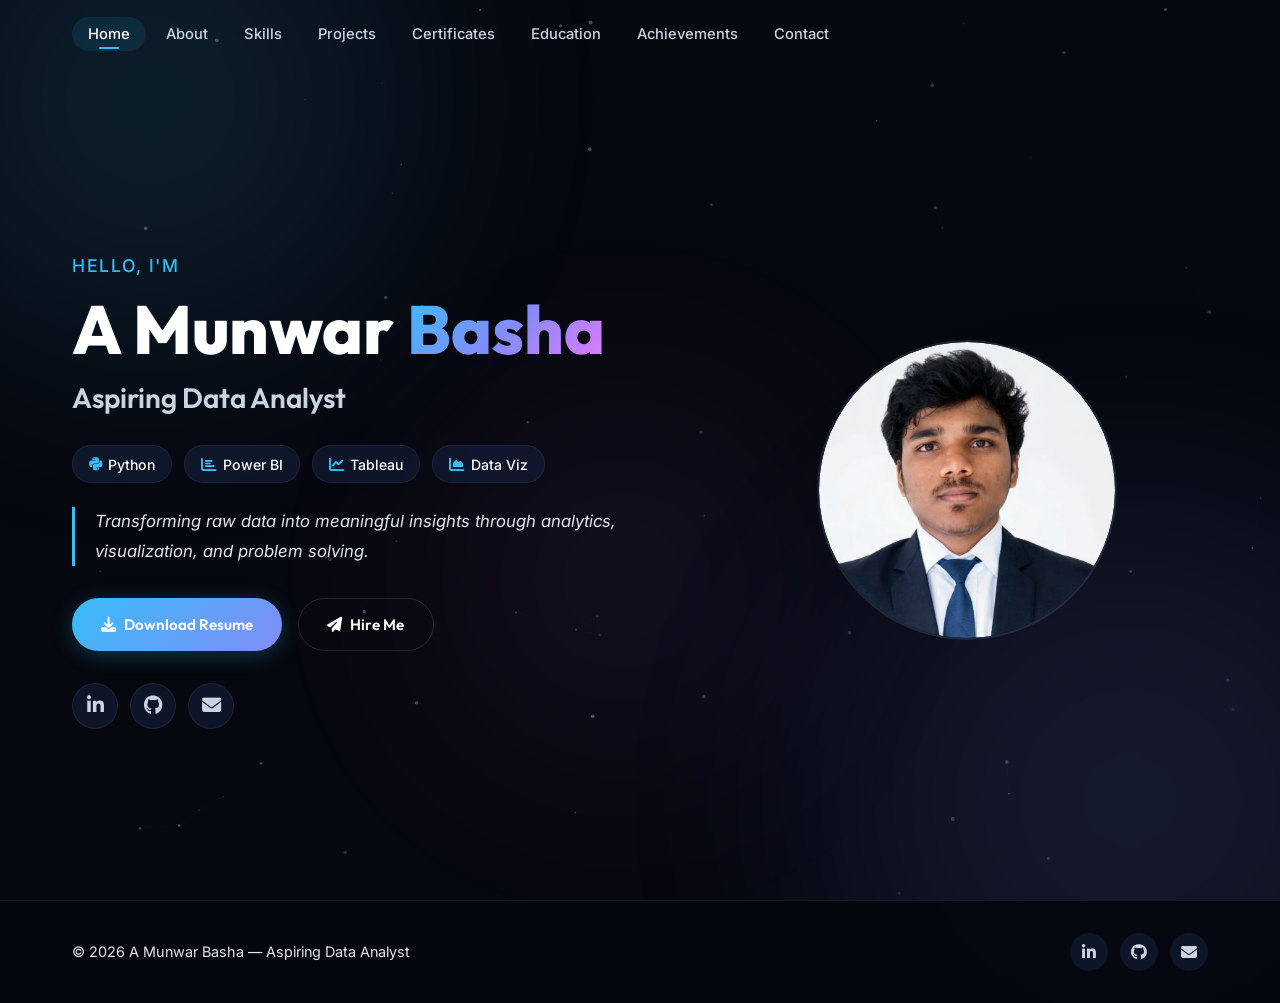
<file: index.html>
<!DOCTYPE html>
<html lang="en">

<head>
    <meta charset="UTF-8">
    <meta name="viewport" content="width=device-width, initial-scale=1.0">
    <title>A Munwar Basha | Aspiring Data Analyst</title>
    <meta name="description"
        content="Portfolio of A Munwar Basha – Aspiring Data Analyst skilled in Python, Power BI, Tableau, and Data Visualization.">
    <link rel="prefetch" href="projects.html" as="document">
    <link
        href="https://fonts.googleapis.com/css2?family=Outfit:wght@300;400;500;600;700;800&family=Inter:wght@300;400;500;600;700&display=swap"
        rel="stylesheet">
    <link rel="stylesheet" href="https://cdnjs.cloudflare.com/ajax/libs/font-awesome/6.5.0/css/all.min.css">
    <link rel="stylesheet" href="style.css">
</head>

<body>
    <!-- Animated Background -->
    <div class="bg-glow bg-glow-1"></div>
    <div class="bg-glow bg-glow-2"></div>
    <div class="bg-glow bg-glow-3"></div>

    <!-- Particle Canvas -->
    <canvas id="particles"></canvas>

    <!-- Navigation -->
    <header class="header" id="header">
        <nav class="navbar container">
            <ul class="nav-menu" id="navMenu">
                <li><a href="index.html" class="nav-link active">Home</a></li>
                <li><a href="about.html" class="nav-link">About</a></li>
                <li><a href="skills.html" class="nav-link">Skills</a></li>
                <li><a href="projects.html" class="nav-link">Projects</a></li>
                <li><a href="certificates.html" class="nav-link">Certificates</a></li>
                <li><a href="education.html" class="nav-link">Education</a></li>
                <li><a href="achievements.html" class="nav-link">Achievements</a></li>
                <li><a href="contact.html" class="nav-link">Contact</a></li>
            </ul>
            <button class="hamburger" id="hamburger" aria-label="Menu">
                <span class="bar"></span>
                <span class="bar"></span>
                <span class="bar"></span>
            </button>
        </nav>
    </header>

    <!-- Hero Section -->
    <main>
        <section class="hero">
            <div class="container hero-grid">
                <div class="hero-text">
                    <p class="hero-greeting anim-fade-up">Hello, I'm</p>
                    <h1 class="hero-name anim-fade-up delay-1">A Munwar <span class="gradient-text">Basha</span></h1>
                    <h2 class="hero-title anim-fade-up delay-2">Aspiring Data Analyst</h2>

                    <div class="hero-tags anim-fade-up delay-3">
                        <span class="tag"><i class="fab fa-python"></i> Python</span>
                        <span class="tag"><i class="fas fa-chart-bar"></i> Power BI</span>
                        <span class="tag"><i class="fas fa-chart-line"></i> Tableau</span>
                        <span class="tag"><i class="fas fa-chart-area"></i> Data Viz</span>
                    </div>

                    <blockquote class="hero-quote anim-fade-up delay-4">
                        Transforming raw data into meaningful insights through analytics, visualization, and problem
                        solving.
                    </blockquote>

                    <div class="hero-cta anim-fade-up delay-5">
                        <a href="final-resume.pdf" class="btn btn-primary" download="final-resume.pdf">
                            <i class="fas fa-download"></i> Download Resume
                        </a>
                        <a href="contact.html" class="btn btn-outline">
                            <i class="fas fa-paper-plane"></i> Hire Me
                        </a>
                    </div>

                    <div class="hero-socials anim-fade-up delay-5">
                        <a href="https://www.linkedin.com/in/munwarbasha" target="_blank" class="social-btn"
                            aria-label="LinkedIn">
                            <i class="fab fa-linkedin-in"></i>
                        </a>
                        <a href="https://github.com/munwarbasha98" target="_blank" class="social-btn"
                            aria-label="GitHub">
                            <i class="fab fa-github"></i>
                        </a>
                        <a href="mailto:munwarbasha986@gmail.com" class="social-btn" aria-label="Email">
                            <i class="fas fa-envelope"></i>
                        </a>
                    </div>
                </div>

                <div class="hero-visual anim-fade-up delay-3">
                    <div class="avatar-ring">
                        <img src="images/profile-pic.png" alt="A Munwar Basha" class="avatar-img">
                    </div>
                </div>
            </div>
        </section>
    </main>

    <!-- Footer -->
    <footer class="footer">
        <div class="container footer-inner">
            <p class="footer-copy">&copy; 2026 A Munwar Basha &mdash; Aspiring Data Analyst</p>
            <div class="footer-links">
                <a href="https://www.linkedin.com/in/munwarbasha" target="_blank"><i class="fab fa-linkedin-in"></i></a>
                <a href="https://github.com/munwarbasha98" target="_blank"><i class="fab fa-github"></i></a>
                <a href="mailto:munwarbasha986@gmail.com"><i class="fas fa-envelope"></i></a>
            </div>
        </div>
    </footer>

    <script src="script.js"></script>
</body>

</html>
</file>
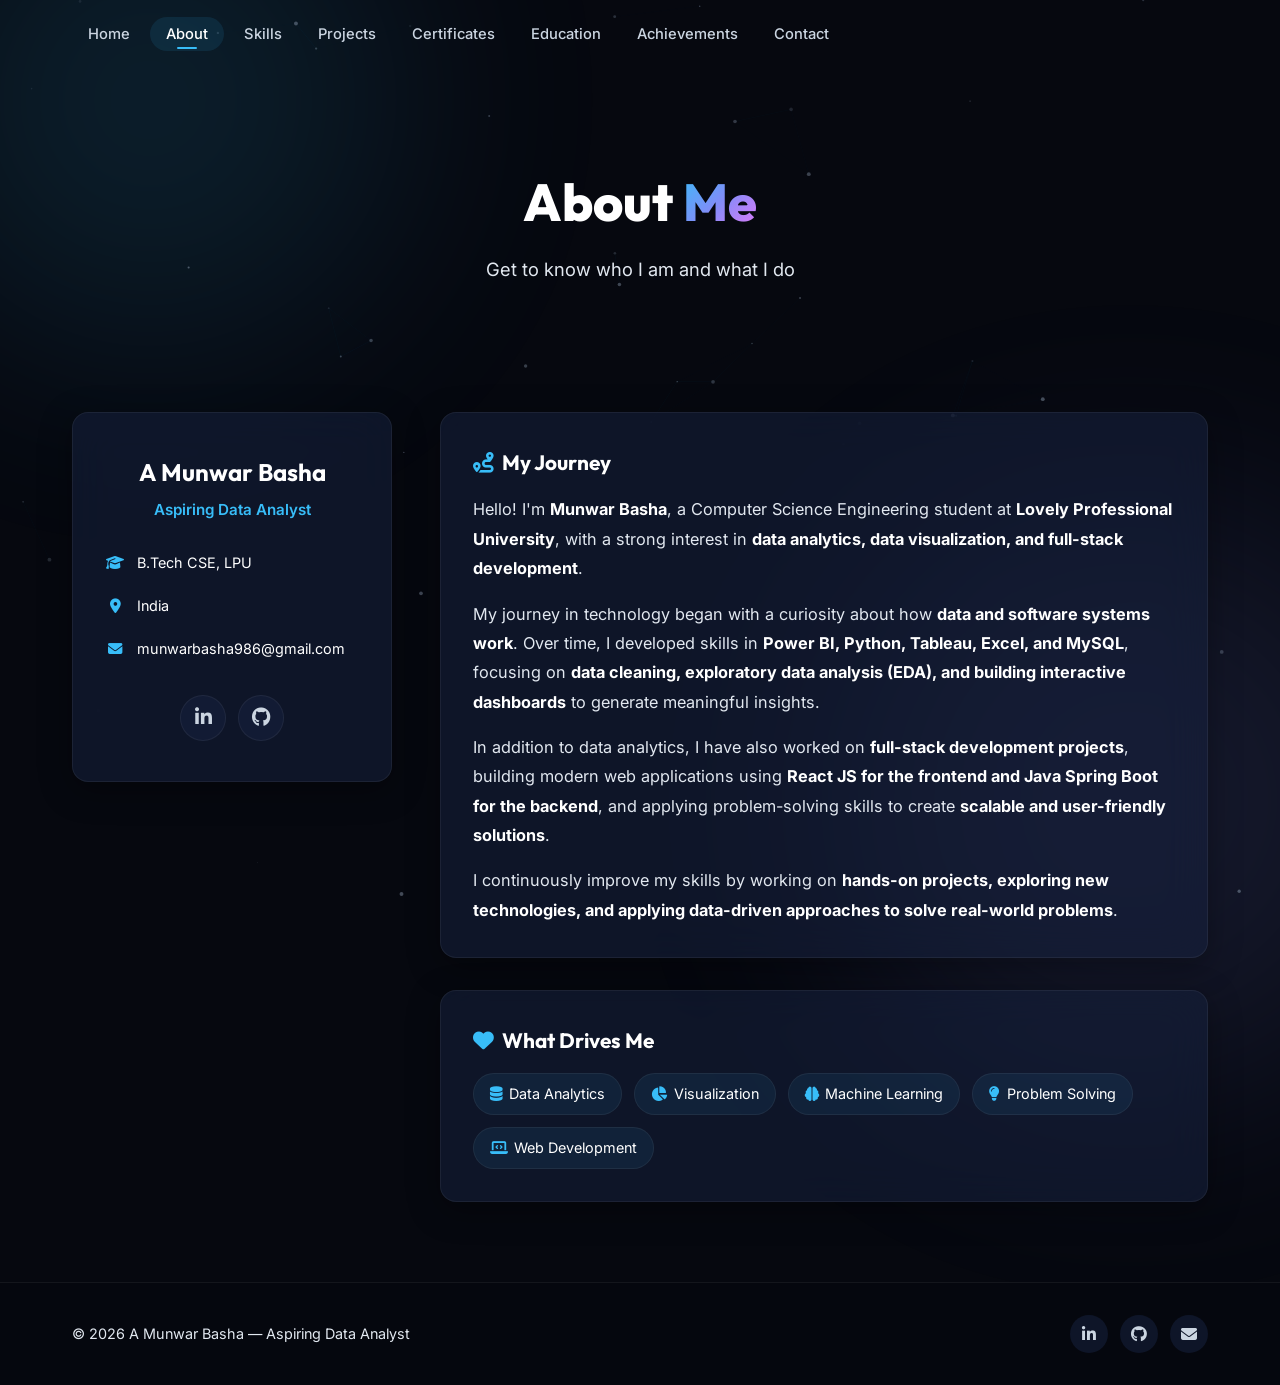
<file: about.html>
<!DOCTYPE html>
<html lang="en">

<head>
    <meta charset="UTF-8">
    <meta name="viewport" content="width=device-width, initial-scale=1.0">
    <title>About Me | A Munwar Basha</title>
    <meta name="description"
        content="Learn more about A Munwar Basha — Aspiring Data Analyst and CSE student at Lovely Professional University.">
    <link
        href="https://fonts.googleapis.com/css2?family=Outfit:wght@300;400;500;600;700;800&family=Inter:wght@300;400;500;600;700&display=swap"
        rel="stylesheet">
    <link rel="stylesheet" href="https://cdnjs.cloudflare.com/ajax/libs/font-awesome/6.5.0/css/all.min.css">
    <link rel="stylesheet" href="style.css">
</head>

<body>
    <div class="bg-glow bg-glow-1"></div>
    <div class="bg-glow bg-glow-2"></div>
    <canvas id="particles"></canvas>

    <!-- Navigation -->
    <header class="header" id="header">
        <nav class="navbar container">
            <ul class="nav-menu" id="navMenu">
                <li><a href="index.html" class="nav-link">Home</a></li>
                <li><a href="about.html" class="nav-link active">About</a></li>
                <li><a href="skills.html" class="nav-link">Skills</a></li>
                <li><a href="projects.html" class="nav-link">Projects</a></li>
                <li><a href="certificates.html" class="nav-link">Certificates</a></li>
                <li><a href="education.html" class="nav-link">Education</a></li>
                <li><a href="achievements.html" class="nav-link">Achievements</a></li>
                <li><a href="contact.html" class="nav-link">Contact</a></li>
            </ul>
            <button class="hamburger" id="hamburger" aria-label="Menu">
                <span class="bar"></span><span class="bar"></span><span class="bar"></span>
            </button>
        </nav>
    </header>

    <main>
        <!-- Page Banner -->
        <section class="page-banner">
            <div class="container">
                <h1 class="page-title anim-fade-up">About <span class="gradient-text">Me</span></h1>
                <p class="page-subtitle anim-fade-up delay-1">Get to know who I am and what I do</p>
            </div>
        </section>

        <!-- About Content -->
        <section class="section">
            <div class="container about-layout">
                <!-- Left: Profile Overview -->
                <div class="about-profile glass reveal-up">
                    <h2>A Munwar Basha</h2>
                    <p class="about-role">Aspiring Data Analyst</p>
                    <div class="about-meta">
                        <div class="meta-item">
                            <i class="fas fa-graduation-cap"></i>
                            <span>B.Tech CSE, LPU</span>
                        </div>
                        <div class="meta-item">
                            <i class="fas fa-map-marker-alt"></i>
                            <span>India</span>
                        </div>
                        <div class="meta-item">
                            <i class="fas fa-envelope"></i>
                            <span>munwarbasha986@gmail.com</span>
                        </div>
                    </div>
                    <div class="about-social-row">
                        <a href="https://www.linkedin.com/in/munwarbasha" target="_blank" class="social-btn"><i
                                class="fab fa-linkedin-in"></i></a>
                        <a href="https://github.com/munwarbasha98" target="_blank" class="social-btn"><i
                                class="fab fa-github"></i></a>
                    </div>
                </div>

                <!-- Right: Bio & Resume -->
                <div class="about-details">
                    <div class="glass about-bio reveal-up delay-1">
                        <h3><i class="fas fa-route"></i> My Journey</h3>
                        <p>
                            Hello! I'm <strong>Munwar Basha</strong>, a Computer Science Engineering student at <strong>Lovely Professional University</strong>, with a strong interest in <strong>data analytics, data visualization, and full-stack development</strong>.
                        </p>
                        <p>
                            My journey in technology began with a curiosity about how <strong>data and software systems work</strong>. Over time, I developed skills in <strong>Power BI, Python, Tableau, Excel, and MySQL</strong>, focusing on <strong>data cleaning, exploratory data analysis (EDA), and building interactive dashboards</strong> to generate meaningful insights.
                        </p>
                        <p>
                            In addition to data analytics, I have also worked on <strong>full-stack development projects</strong>, building modern web applications using <strong>React JS for the frontend and Java Spring Boot for the backend</strong>, and applying problem-solving skills to create <strong>scalable and user-friendly solutions</strong>.
                        </p>
                        <p>
                            I continuously improve my skills by working on <strong>hands-on projects, exploring new technologies, and applying data-driven approaches to solve real-world problems</strong>.
                        </p>
                    </div>

                    <div class="glass about-interests reveal-up delay-3">
                        <h3><i class="fas fa-heart"></i> What Drives Me</h3>
                        <div class="interest-tags">
                            <span><i class="fas fa-database"></i> Data Analytics</span>
                            <span><i class="fas fa-chart-pie"></i> Visualization</span>
                            <span><i class="fas fa-brain"></i> Machine Learning</span>
                            <span><i class="fas fa-lightbulb"></i> Problem Solving</span>
                            <span><i class="fas fa-laptop-code"></i> Web Development</span>
                        </div>
                    </div>
                </div>
            </div>
        </section>
    </main>

    <footer class="footer">
        <div class="container footer-inner">
            <p class="footer-copy">&copy; 2026 A Munwar Basha &mdash; Aspiring Data Analyst</p>
            <div class="footer-links">
                <a href="https://www.linkedin.com/in/munwarbasha" target="_blank"><i class="fab fa-linkedin-in"></i></a>
                <a href="https://github.com/munwarbasha98" target="_blank"><i class="fab fa-github"></i></a>
                <a href="mailto:munwarbasha986@gmail.com"><i class="fas fa-envelope"></i></a>
            </div>
        </div>
    </footer>
    <script src="script.js"></script>
</body>

</html>
</file>
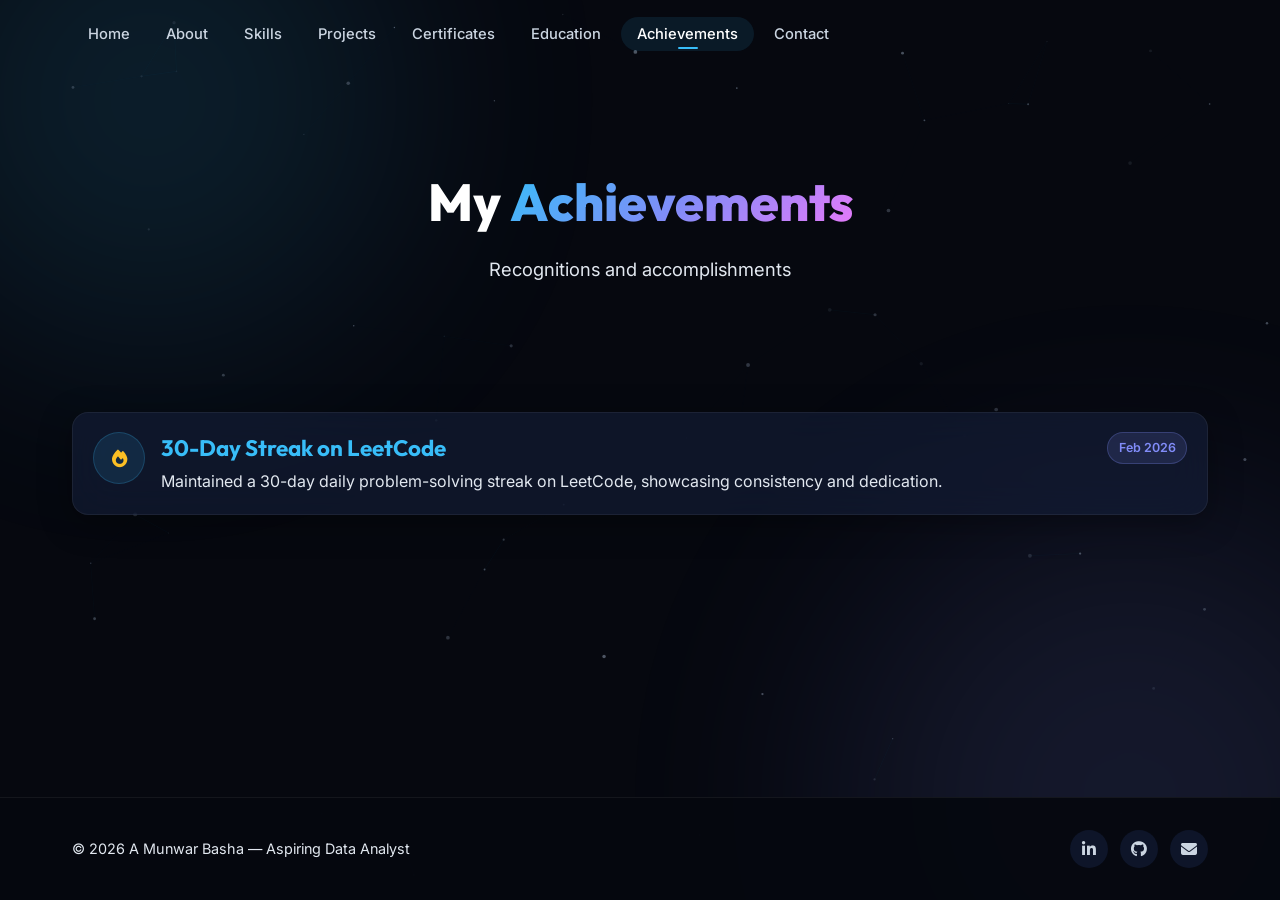
<file: achievements.html>
<!DOCTYPE html>
<html lang="en">

<head>
    <meta charset="UTF-8">
    <meta name="viewport" content="width=device-width, initial-scale=1.0">
    <title>Achievements | A Munwar Basha</title>
    <meta name="description" content="Achievements and recognitions of A Munwar Basha.">
    <link
        href="https://fonts.googleapis.com/css2?family=Outfit:wght@300;400;500;600;700;800&family=Inter:wght@300;400;500;600;700&display=swap"
        rel="stylesheet">
    <link rel="stylesheet" href="https://cdnjs.cloudflare.com/ajax/libs/font-awesome/6.5.0/css/all.min.css">
    <link rel="stylesheet" href="style.css">
</head>

<body>
    <div class="bg-glow bg-glow-1"></div>
    <div class="bg-glow bg-glow-2"></div>
    <canvas id="particles"></canvas>

    <header class="header" id="header">
        <nav class="navbar container">
            <ul class="nav-menu" id="navMenu">
                <li><a href="index.html" class="nav-link">Home</a></li>
                <li><a href="about.html" class="nav-link">About</a></li>
                <li><a href="skills.html" class="nav-link">Skills</a></li>
                <li><a href="projects.html" class="nav-link">Projects</a></li>
                <li><a href="certificates.html" class="nav-link">Certificates</a></li>
                <li><a href="education.html" class="nav-link">Education</a></li>
                <li><a href="achievements.html" class="nav-link active">Achievements</a></li>
                <li><a href="contact.html" class="nav-link">Contact</a></li>
            </ul>
            <button class="hamburger" id="hamburger" aria-label="Menu">
                <span class="bar"></span><span class="bar"></span><span class="bar"></span>
            </button>
        </nav>
    </header>

    <main>
        <section class="page-banner">
            <div class="container">
                <h1 class="page-title anim-fade-up">My <span class="gradient-text">Achievements</span></h1>
                <p class="page-subtitle anim-fade-up delay-1">Recognitions and accomplishments</p>
            </div>
        </section>

        <section class="section">
            <div class="container">
                <div class="achievements-stack">
                    <div class="achievement glass reveal-up">
                        <div class="ach-icon-wrap"><i class="fas fa-fire"></i></div>
                        <div class="ach-body">
                            <div class="ach-head">
                                <h4>30-Day Streak on LeetCode</h4>
                                <span class="ach-date">Feb 2026</span>
                            </div>
                            <p>Maintained a 30-day daily problem-solving streak on LeetCode, showcasing consistency and dedication.</p>
                        </div>
                    </div>
                </div>
            </div>
        </section>
    </main>

    <footer class="footer">
        <div class="container footer-inner">
            <p class="footer-copy">&copy; 2026 A Munwar Basha &mdash; Aspiring Data Analyst</p>
            <div class="footer-links">
                <a href="https://www.linkedin.com/in/munwarbasha" target="_blank"><i class="fab fa-linkedin-in"></i></a>
                <a href="https://github.com/munwarbasha98" target="_blank"><i class="fab fa-github"></i></a>
                <a href="mailto:munwarbasha986@gmail.com"><i class="fas fa-envelope"></i></a>
            </div>
        </div>
    </footer>
    <script src="script.js"></script>
</body>

</html>
</file>
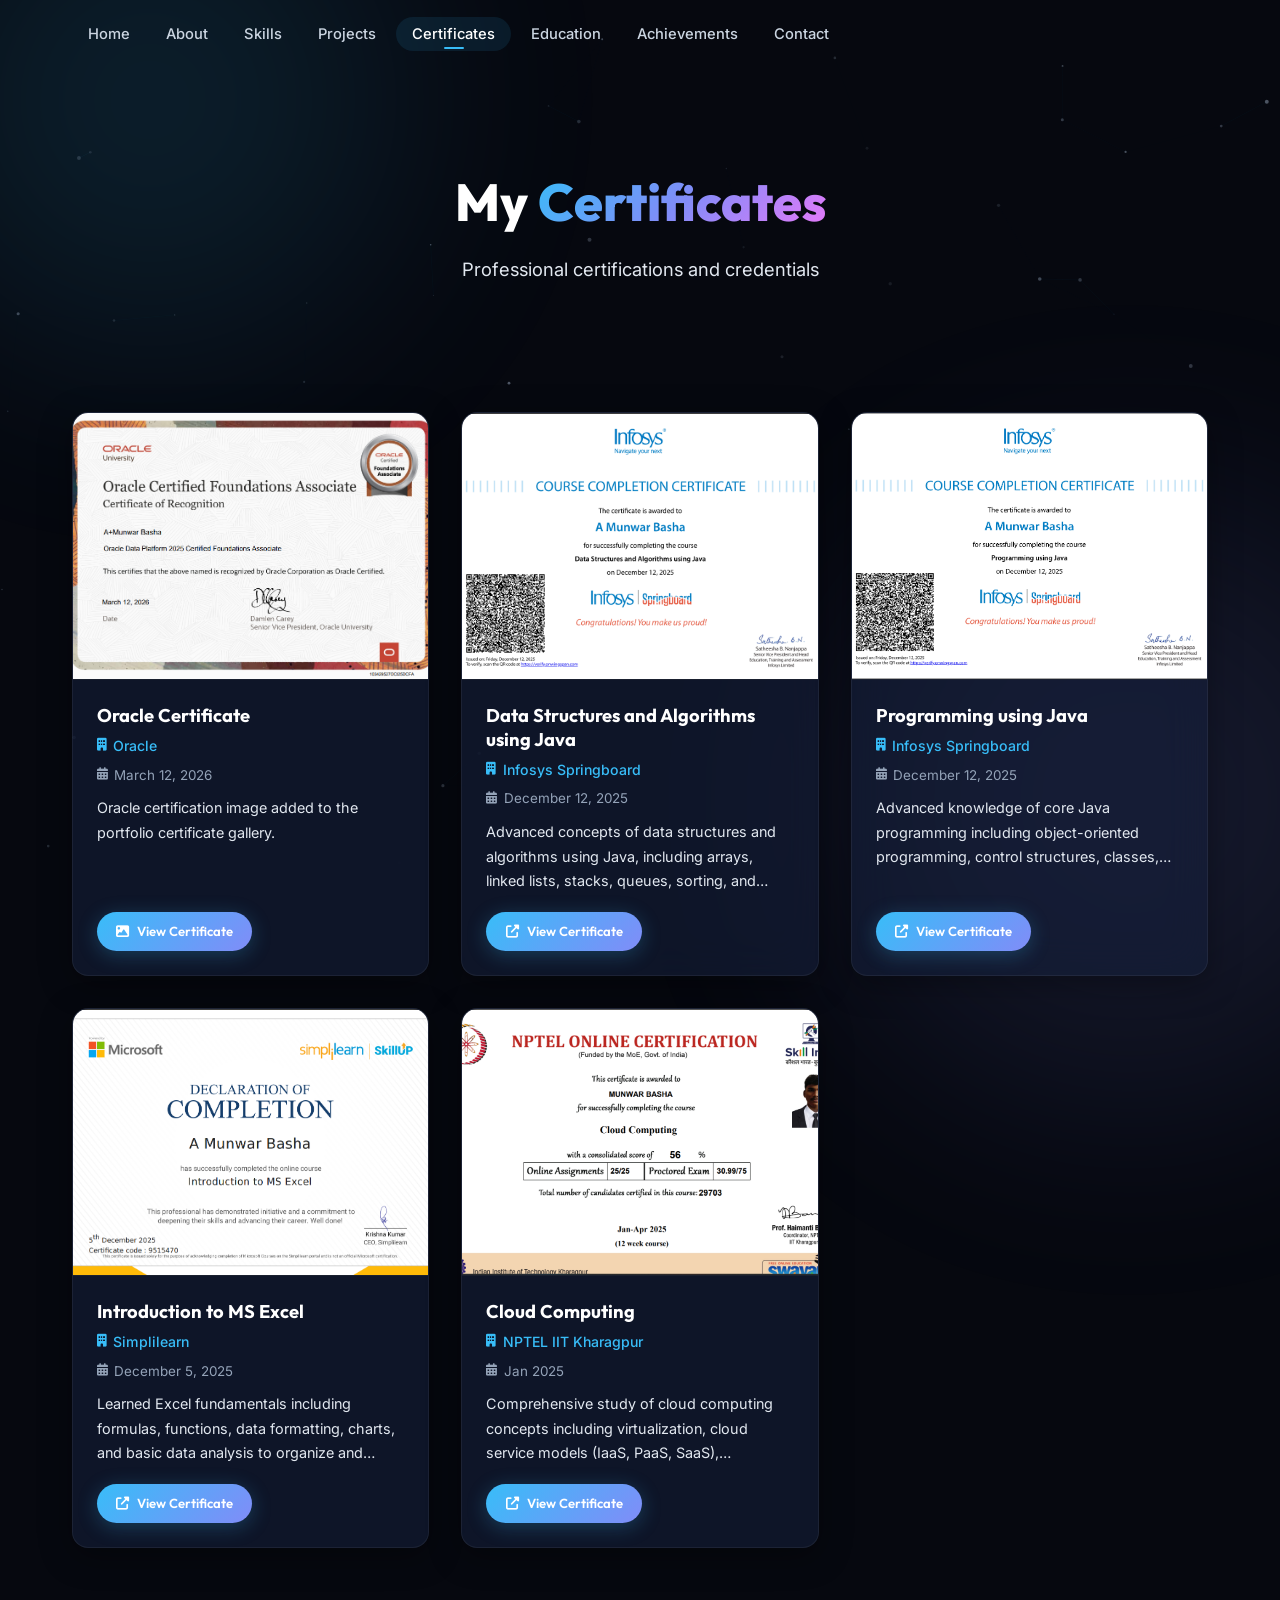
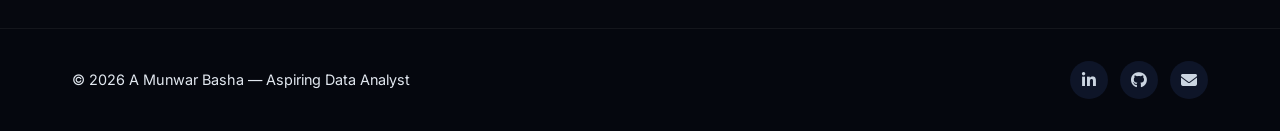
<file: certificates.html>
<!DOCTYPE html>
<html lang="en">

<head>
    <meta charset="UTF-8">
    <meta name="viewport" content="width=device-width, initial-scale=1.0">
    <title>Certificates | A Munwar Basha</title>
    <meta name="description" content="Certifications earned by A Munwar Basha in Java, DSA, Oracle, cloud computing, Excel, and more.">
    <link
        href="https://fonts.googleapis.com/css2?family=Outfit:wght@300;400;500;600;700;800&family=Inter:wght@300;400;500;600;700&display=swap"
        rel="stylesheet">
    <link rel="stylesheet" href="https://cdnjs.cloudflare.com/ajax/libs/font-awesome/6.5.0/css/all.min.css">
    <link rel="stylesheet" href="style.css">
</head>

<body>
    <div class="bg-glow bg-glow-1"></div>
    <div class="bg-glow bg-glow-2"></div>
    <canvas id="particles"></canvas>

    <header class="header" id="header">
        <nav class="navbar container">
            <ul class="nav-menu" id="navMenu">
                <li><a href="index.html" class="nav-link">Home</a></li>
                <li><a href="about.html" class="nav-link">About</a></li>
                <li><a href="skills.html" class="nav-link">Skills</a></li>
                <li><a href="projects.html" class="nav-link">Projects</a></li>
                <li><a href="certificates.html" class="nav-link active">Certificates</a></li>
                <li><a href="education.html" class="nav-link">Education</a></li>
                <li><a href="achievements.html" class="nav-link">Achievements</a></li>
                <li><a href="contact.html" class="nav-link">Contact</a></li>
            </ul>
            <button class="hamburger" id="hamburger" aria-label="Menu">
                <span class="bar"></span><span class="bar"></span><span class="bar"></span>
            </button>
        </nav>
    </header>

    <main>
        <section class="page-banner">
            <div class="container">
                <h1 class="page-title anim-fade-up">My <span class="gradient-text">Certificates</span></h1>
                <p class="page-subtitle anim-fade-up delay-1">Professional certifications and credentials</p>
            </div>
        </section>

        <section class="section">
            <div class="container">
                <div class="cert-cards-grid">

                    <!-- ========== CERTIFICATE 1 ========== -->
                    <div class="cert-card-v2 glass reveal-up">
                        <div class="cert-img-wrap">
                            <img src="images/oracle.png" alt="Oracle Certificate">
                        </div>
                        <div class="cert-card-body">
                            <h3 class="cert-card-title">Oracle Certificate</h3>
                            <span class="cert-card-platform"><i class="fas fa-building"></i> Oracle</span>
                            <span class="cert-card-date"><i class="fas fa-calendar-alt"></i> March 12, 2026</span>
                            <p class="cert-card-desc">Oracle certification image added to the portfolio certificate gallery.</p>
                            <div class="cert-card-btns">
                                <a href="images/oracle.png" target="_blank" rel="noopener noreferrer" class="btn btn-primary btn-sm">
                                    <i class="fas fa-image"></i> View Certificate
                                </a>
                            </div>
                        </div>
                    </div>

                    <!-- ========== CERTIFICATE 2 ========== -->
                    <div class="cert-card-v2 glass reveal-up delay-1">
                        <div class="cert-img-wrap">
                            <!-- CHANGE: Update image path to your certificate image -->
                            <img src="images/cert-dsa.png" alt="Data Structures and Algorithms using Java Certificate">
                        </div>
                        <div class="cert-card-body">
                            <!-- CHANGE: Certificate Title -->
                            <h3 class="cert-card-title">Data Structures and Algorithms using Java</h3>
                            <!-- CHANGE: Platform Name -->
                            <span class="cert-card-platform"><i class="fas fa-building"></i> Infosys Springboard</span>
                            <!-- CHANGE: Issue Date -->
                            <span class="cert-card-date"><i class="fas fa-calendar-alt"></i> December 12, 2025</span>
                            <p class="cert-card-desc">Advanced concepts of data structures and algorithms using Java, including arrays, linked lists, stacks, queues, sorting, and searching techniques.</p>
                            <div class="cert-card-btns">
                                <!-- CHANGE: Certificate verification link -->
                                <a href="https://drive.google.com/file/d/1Y-6jRKK3jKQNjKIYdL7lpcN6MLmNkkn6/view?usp=sharing" target="_blank" rel="noopener noreferrer" class="btn btn-primary btn-sm">
                                    <i class="fas fa-external-link-alt"></i> View Certificate
                                </a>
                            </div>
                        </div>
                    </div>

                    <!-- ========== CERTIFICATE 3 ========== -->
                    <div class="cert-card-v2 glass reveal-up delay-2">
                        <div class="cert-img-wrap">
                            <img src="images/cert-java.png" alt="Programming using Java Certificate">
                        </div>
                        <div class="cert-card-body">
                            <h3 class="cert-card-title">Programming using Java</h3>
                            <span class="cert-card-platform"><i class="fas fa-building"></i> Infosys Springboard</span>
                            <span class="cert-card-date"><i class="fas fa-calendar-alt"></i> December 12, 2025</span>
                            <p class="cert-card-desc">Advanced knowledge of core Java programming including object-oriented programming, control structures, classes, methods, and basic application development.</p>
                            <div class="cert-card-btns">
                                <a href="https://drive.google.com/file/d/12WxobHq4wXbMDGPWNaHiJAYugbL4GU7u/view?usp=sharing" target="_blank" rel="noopener noreferrer" class="btn btn-primary btn-sm">
                                    <i class="fas fa-external-link-alt"></i> View Certificate
                                </a>
                            </div>
                        </div>
                    </div>

                    <!-- ========== CERTIFICATE 4 ========== -->
                    <div class="cert-card-v2 glass reveal-up delay-2">
                        <div class="cert-img-wrap">
                            <!-- CHANGE: Update image path to your certificate image -->
                            <img src="images/cert-excel.png" alt="Introduction to MS Excel Certificate">
                        </div>
                        <div class="cert-card-body">
                            <!-- CHANGE: Certificate Title -->
                            <h3 class="cert-card-title">Introduction to MS Excel</h3>
                            <!-- CHANGE: Platform Name -->
                            <span class="cert-card-platform"><i class="fas fa-building"></i> Simplilearn</span>
                            <!-- CHANGE: Issue Date -->
                            <span class="cert-card-date"><i class="fas fa-calendar-alt"></i> December 5, 2025</span>
                            <p class="cert-card-desc">Learned Excel fundamentals including formulas, functions, data formatting, charts, and basic data analysis to organize and manage data efficiently.</p>
                            <div class="cert-card-btns">
                                <!-- CHANGE: Certificate verification link -->
                                <a href="https://drive.google.com/file/d/1zr_yXfZGsYYj3h_XVCOVmqhccaC7Ac4U/view?usp=sharing" target="_blank" rel="noopener noreferrer" class="btn btn-primary btn-sm">
                                    <i class="fas fa-external-link-alt"></i> View Certificate
                                </a>
                            </div>
                        </div>
                    </div>

                    <!-- ========== CERTIFICATE 5 ========== -->
                    <div class="cert-card-v2 glass reveal-up delay-1">
                        <div class="cert-img-wrap">
                            <!-- CHANGE: Update image path to your certificate image -->
                            <img src="images/cert-cloud.png" alt="Cloud Computing Certificate">
                        </div>
                        <div class="cert-card-body">
                            <h3 class="cert-card-title">Cloud Computing</h3>
                            <span class="cert-card-platform"><i class="fas fa-building"></i> NPTEL IIT Kharagpur</span>
                            <span class="cert-card-date"><i class="fas fa-calendar-alt"></i> Jan 2025</span>
                            <p class="cert-card-desc">Comprehensive study of cloud computing concepts including virtualization, cloud service models (IaaS, PaaS, SaaS), deployment models, and cloud security.</p>
                            <div class="cert-card-btns">
                                <a href="https://drive.google.com/file/d/1z3WvMOhzNh91X9YZubCTIPs-arINVJtw/view?usp=sharing" target="_blank" rel="noopener noreferrer" class="btn btn-primary btn-sm">
                                    <i class="fas fa-external-link-alt"></i> View Certificate
                                </a>
                            </div>
                        </div>
                    </div>

                </div>
            </div>
        </section>
    </main>

    <footer class="footer">
        <div class="container footer-inner">
            <p class="footer-copy">&copy; 2026 A Munwar Basha &mdash; Aspiring Data Analyst</p>
            <div class="footer-links">
                <a href="https://www.linkedin.com/in/munwarbasha" target="_blank"><i class="fab fa-linkedin-in"></i></a>
                <a href="https://github.com/munwarbasha98" target="_blank"><i class="fab fa-github"></i></a>
                <a href="mailto:munwarbasha986@gmail.com"><i class="fas fa-envelope"></i></a>
            </div>
        </div>
    </footer>
    <script src="script.js"></script>
</body>

</html>
</file>
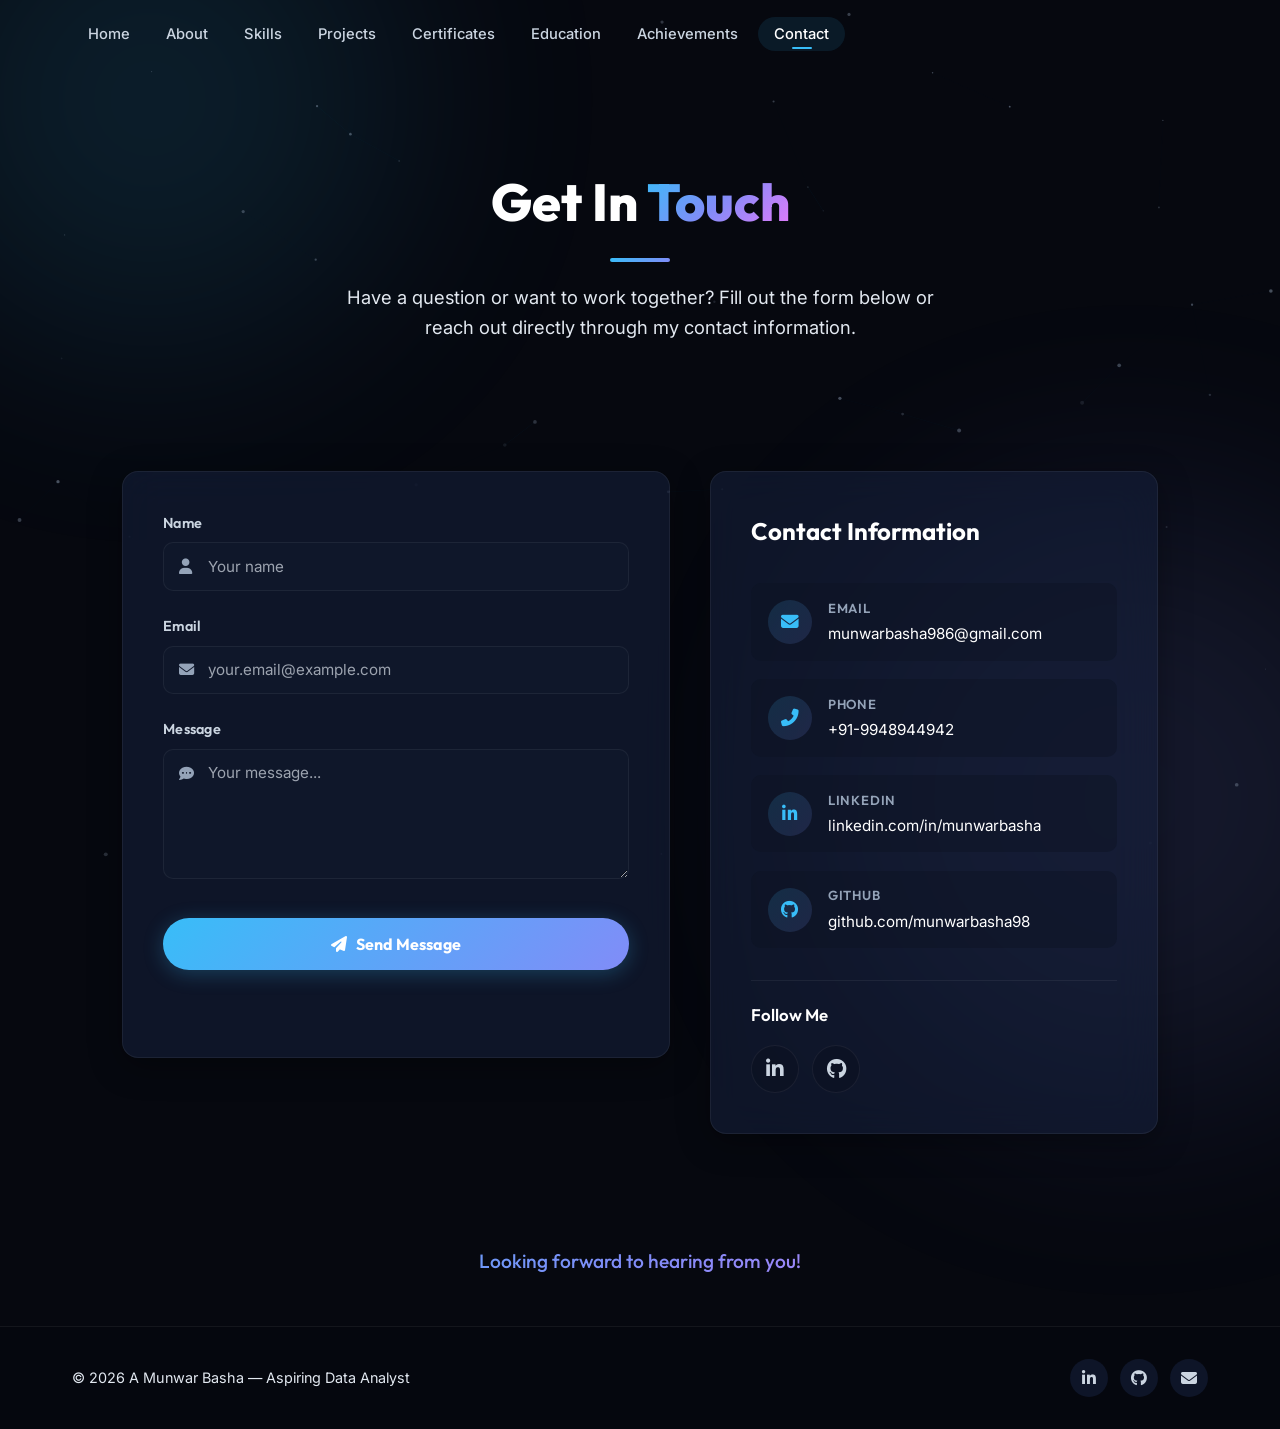
<file: contact.html>
<!DOCTYPE html>
<html lang="en">

<head>
    <meta charset="UTF-8">
    <meta name="viewport" content="width=device-width, initial-scale=1.0">
    <title>Contact | A Munwar Basha</title>
    <meta name="description" content="Get in touch with A Munwar Basha – Data Analyst, Developer, and CSE student.">
    <!-- Preconnect for performance -->
    <link rel="preconnect" href="https://fonts.googleapis.com">
    <link rel="preconnect" href="https://fonts.gstatic.com" crossorigin>
    <link rel="preconnect" href="https://cdnjs.cloudflare.com">
    
    <link
        href="https://fonts.googleapis.com/css2?family=Outfit:wght@300;400;500;600;700;800&family=Inter:wght@300;400;500;600;700&display=swap"
        rel="stylesheet">
    <link rel="stylesheet" href="https://cdnjs.cloudflare.com/ajax/libs/font-awesome/6.5.0/css/all.min.css">
    <link rel="stylesheet" href="style.css">
</head>

<body>
    <div class="bg-glow bg-glow-1"></div>
    <div class="bg-glow bg-glow-2"></div>
    <canvas id="particles"></canvas>

    <header class="header" id="header">
        <nav class="navbar container">
            <ul class="nav-menu" id="navMenu">
                <li><a href="index.html" class="nav-link">Home</a></li>
                <li><a href="about.html" class="nav-link">About</a></li>
                <li><a href="skills.html" class="nav-link">Skills</a></li>
                <li><a href="projects.html" class="nav-link">Projects</a></li>
                <li><a href="certificates.html" class="nav-link">Certificates</a></li>
                <li><a href="education.html" class="nav-link">Education</a></li>
                <li><a href="achievements.html" class="nav-link">Achievements</a></li>
                <li><a href="contact.html" class="nav-link active">Contact</a></li>
            </ul>
            <button class="hamburger" id="hamburger" aria-label="Menu">
                <span class="bar"></span><span class="bar"></span><span class="bar"></span>
            </button>
        </nav>
    </header>

    <main>
        <!-- Section Header -->
        <section class="page-banner">
            <div class="container">
                <h1 class="page-title anim-fade-up">Get In <span class="gradient-text">Touch</span></h1>
                <div class="git-underline anim-fade-up delay-1"></div>
                <p class="page-subtitle anim-fade-up delay-2">Have a question or want to work together? Fill out the
                    form below or reach out directly through my contact information.</p>
            </div>
        </section>

        <!-- Two-Column Contact Section -->
        <section class="section">
            <div class="container git-layout">

                <!-- Left: Contact Form Card -->
                <!-- Changed reveal-up to anim-fade-up for immediate visibility -->
                <div class="git-form-card glass anim-fade-up delay-2">
                    <form id="contactForm" class="git-form" novalidate>
                        <input type="hidden" name="_subject" value="New Portfolio Contact Message">
                        <input type="hidden" name="_template" value="table">
                        <input type="hidden" name="_captcha" value="false">
                        <div class="git-input-group">
                            <label for="git-name" class="git-label">Name</label>
                            <div class="git-input-wrap">
                                <i class="fas fa-user git-input-icon"></i>
                                <input type="text" id="git-name" name="name" class="git-input" placeholder="Your name"
                                    required autocomplete="name">
                            </div>
                        </div>

                        <div class="git-input-group">
                            <label for="git-email" class="git-label">Email</label>
                            <div class="git-input-wrap">
                                <i class="fas fa-envelope git-input-icon"></i>
                                <input type="email" id="git-email" name="email" class="git-input"
                                    placeholder="your.email@example.com" required autocomplete="email">
                            </div>
                        </div>

                        <div class="git-input-group">
                            <label for="git-message" class="git-label">Message</label>
                            <div class="git-input-wrap">
                                <i class="fas fa-comment-dots git-input-icon git-textarea-icon"></i>
                                <textarea id="git-message" name="message" class="git-input git-textarea"
                                    placeholder="Your message..." rows="5" required></textarea>
                            </div>
                        </div>

                        <button type="submit" class="git-submit-btn" id="gitSubmitBtn">
                            <i class="fas fa-paper-plane"></i>
                            <span>Send Message</span>
                        </button>

                        <div class="git-form-status" id="formStatus"></div>
                    </form>
                </div>

                <!-- Right: Contact Info Card -->
                <div class="git-info-card glass anim-fade-up delay-3">
                    <h3 class="git-info-title">Contact Information</h3>

                    <div class="git-info-items">
                        <!-- ✏️ CUSTOMIZABLE: Update href and text below -->
                        <a href="mailto:munwarbasha986@gmail.com" class="git-info-item">
                            <div class="git-info-icon"><i class="fas fa-envelope"></i></div>
                            <div class="git-info-text">
                                <span class="git-info-label">Email</span>
                                <span class="git-info-value">munwarbasha986@gmail.com</span>
                            </div>
                        </a>

                        <!-- ✏️ CUSTOMIZABLE: Update href and text below -->
                        <a href="tel:+919948944942" class="git-info-item">
                            <div class="git-info-icon"><i class="fas fa-phone-alt"></i></div>
                            <div class="git-info-text">
                                <span class="git-info-label">Phone</span>
                                <span class="git-info-value">+91-9948944942</span>
                            </div>
                        </a>

                        <!-- ✏️ CUSTOMIZABLE: Update href and text below -->
                        <a href="https://www.linkedin.com/in/munwarbasha" target="_blank" rel="noopener noreferrer"
                            class="git-info-item">
                            <div class="git-info-icon"><i class="fab fa-linkedin-in"></i></div>
                            <div class="git-info-text">
                                <span class="git-info-label">LinkedIn</span>
                                <span class="git-info-value">linkedin.com/in/munwarbasha</span>
                            </div>
                        </a>

                        <!-- ✏️ CUSTOMIZABLE: Update href and text below -->
                        <a href="https://github.com/munwarbasha98" target="_blank" rel="noopener noreferrer"
                            class="git-info-item">
                            <div class="git-info-icon"><i class="fab fa-github"></i></div>
                            <div class="git-info-text">
                                <span class="git-info-label">GitHub</span>
                                <span class="git-info-value">github.com/munwarbasha98</span>
                            </div>
                        </a>
                    </div>

                    <!-- Follow Me Section -->
                    <div class="git-follow">
                        <h4 class="git-follow-title">Follow Me</h4>
                        <div class="git-social-icons">
                            <!-- ✏️ CUSTOMIZABLE: Update social links below -->
                            <a href="https://www.linkedin.com/in/munwarbasha" target="_blank" rel="noopener noreferrer"
                                class="git-social-circle" aria-label="LinkedIn">
                                <i class="fab fa-linkedin-in"></i>
                            </a>
                            <a href="https://github.com/munwarbasha98" target="_blank" rel="noopener noreferrer"
                                class="git-social-circle" aria-label="GitHub">
                                <i class="fab fa-github"></i>
                            </a>
                        </div>
                    </div>
                </div>

            </div>
        </section>

        <!-- Footer Message -->
        <!-- Changed reveal-up to anim-fade-up so it is not hidden if JS is slow -->
        <section class="git-footer-msg anim-fade-up delay-4">
            <p>Looking forward to hearing from you!</p>
        </section>
    </main>

    <footer class="footer">
        <div class="container footer-inner">
            <p class="footer-copy">&copy; 2026 A Munwar Basha &mdash; Aspiring Data Analyst</p>
            <div class="footer-links">
                <a href="https://www.linkedin.com/in/munwarbasha" target="_blank"><i class="fab fa-linkedin-in"></i></a>
                <a href="https://github.com/munwarbasha98" target="_blank"><i class="fab fa-github"></i></a>
                <a href="mailto:munwarbasha986@gmail.com"><i class="fas fa-envelope"></i></a>
            </div>
        </div>
    </footer>
    <script src="script.js"></script>
</body>

</html>
</file>
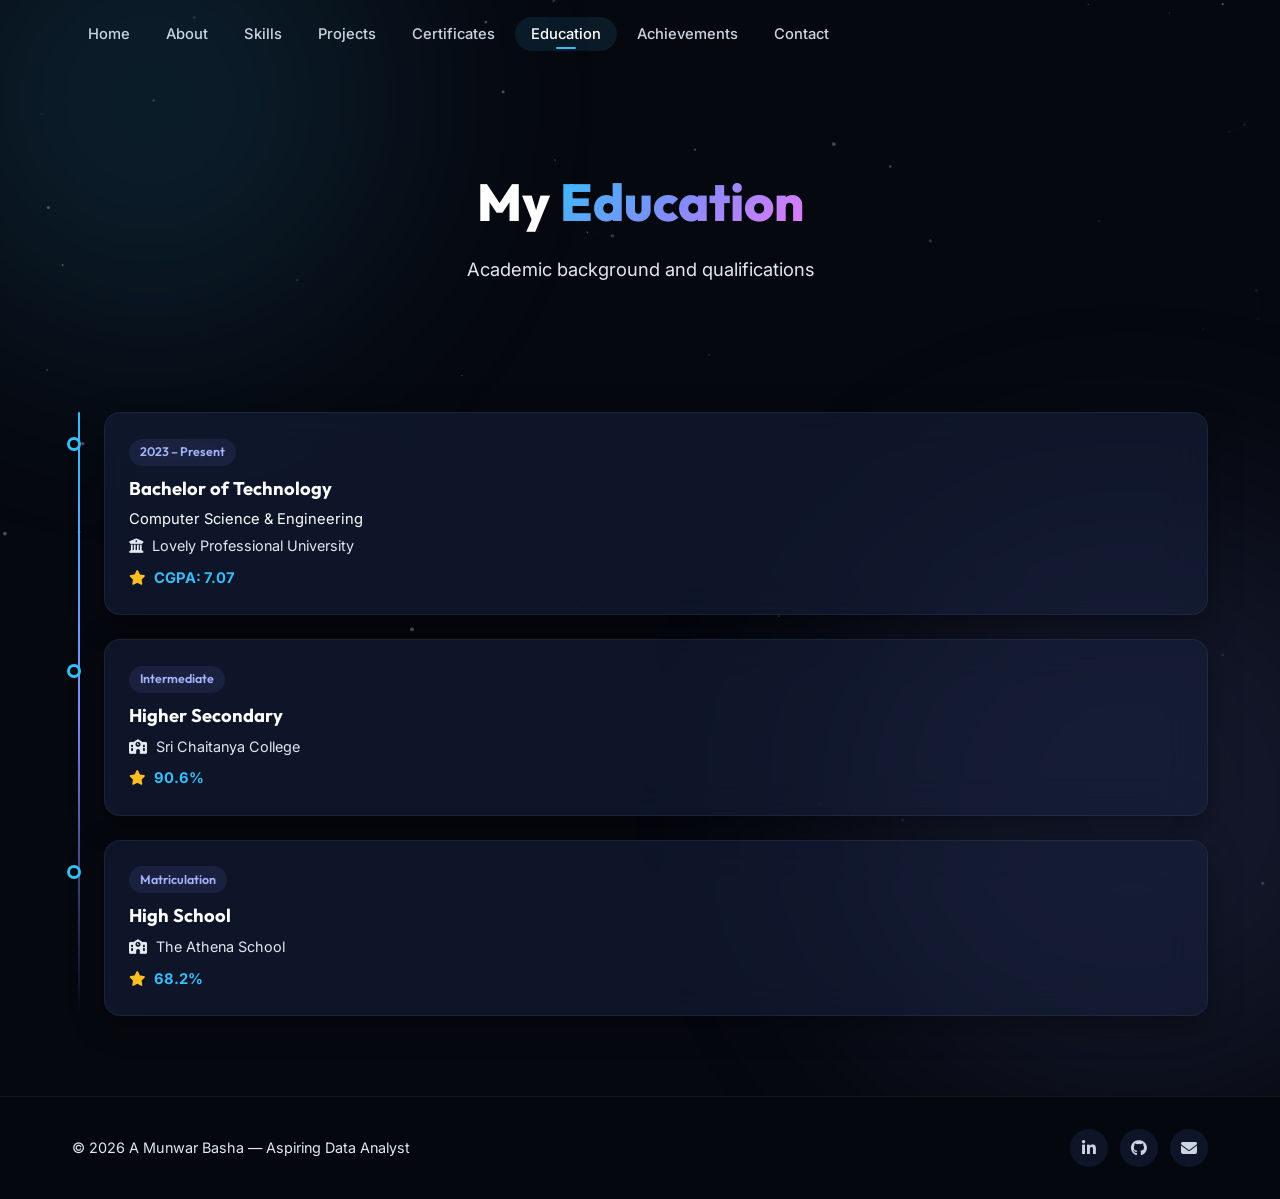
<file: education.html>
<!DOCTYPE html>
<html lang="en">

<head>
    <meta charset="UTF-8">
    <meta name="viewport" content="width=device-width, initial-scale=1.0">
    <title>Education | A Munwar Basha</title>
    <meta name="description" content="Educational background of A Munwar Basha – B.Tech CSE at Lovely Professional University.">
    <link
        href="https://fonts.googleapis.com/css2?family=Outfit:wght@300;400;500;600;700;800&family=Inter:wght@300;400;500;600;700&display=swap"
        rel="stylesheet">
    <link rel="stylesheet" href="https://cdnjs.cloudflare.com/ajax/libs/font-awesome/6.5.0/css/all.min.css">
    <link rel="stylesheet" href="style.css">
</head>

<body>
    <div class="bg-glow bg-glow-1"></div>
    <div class="bg-glow bg-glow-2"></div>
    <canvas id="particles"></canvas>

    <header class="header" id="header">
        <nav class="navbar container">
            <ul class="nav-menu" id="navMenu">
                <li><a href="index.html" class="nav-link">Home</a></li>
                <li><a href="about.html" class="nav-link">About</a></li>
                <li><a href="skills.html" class="nav-link">Skills</a></li>
                <li><a href="projects.html" class="nav-link">Projects</a></li>
                <li><a href="certificates.html" class="nav-link">Certificates</a></li>
                <li><a href="education.html" class="nav-link active">Education</a></li>
                <li><a href="achievements.html" class="nav-link">Achievements</a></li>
                <li><a href="contact.html" class="nav-link">Contact</a></li>
            </ul>
            <button class="hamburger" id="hamburger" aria-label="Menu">
                <span class="bar"></span><span class="bar"></span><span class="bar"></span>
            </button>
        </nav>
    </header>

    <main>
        <section class="page-banner">
            <div class="container">
                <h1 class="page-title anim-fade-up">My <span class="gradient-text">Education</span></h1>
                <p class="page-subtitle anim-fade-up delay-1">Academic background and qualifications</p>
            </div>
        </section>

        <section class="section">
            <div class="container">
                <div class="timeline-v2">
                    <div class="tl-item glass reveal-up">
                        <div class="tl-marker"></div>
                        <div class="tl-badge">2023 – Present</div>
                        <h4>Bachelor of Technology</h4>
                        <p class="tl-course">Computer Science &amp; Engineering</p>
                        <p class="tl-school"><i class="fas fa-university"></i> Lovely Professional University</p>
                        <div class="tl-grade"><i class="fas fa-star"></i> CGPA: 7.07</div>
                    </div>
                    <div class="tl-item glass reveal-up delay-1">
                        <div class="tl-marker"></div>
                        <div class="tl-badge">Intermediate</div>
                        <h4>Higher Secondary</h4>
                        <p class="tl-school"><i class="fas fa-school"></i> Sri Chaitanya College</p>
                        <div class="tl-grade"><i class="fas fa-star"></i> 90.6%</div>
                    </div>
                    <div class="tl-item glass reveal-up delay-2">
                        <div class="tl-marker"></div>
                        <div class="tl-badge">Matriculation</div>
                        <h4>High School</h4>
                        <p class="tl-school"><i class="fas fa-school"></i> The Athena School</p>
                        <div class="tl-grade"><i class="fas fa-star"></i> 68.2%</div>
                    </div>
                </div>
            </div>
        </section>
    </main>

    <footer class="footer">
        <div class="container footer-inner">
            <p class="footer-copy">&copy; 2026 A Munwar Basha &mdash; Aspiring Data Analyst</p>
            <div class="footer-links">
                <a href="https://www.linkedin.com/in/munwarbasha" target="_blank"><i class="fab fa-linkedin-in"></i></a>
                <a href="https://github.com/munwarbasha98" target="_blank"><i class="fab fa-github"></i></a>
                <a href="mailto:munwarbasha986@gmail.com"><i class="fas fa-envelope"></i></a>
            </div>
        </div>
    </footer>
    <script src="script.js"></script>
</body>

</html>
</file>
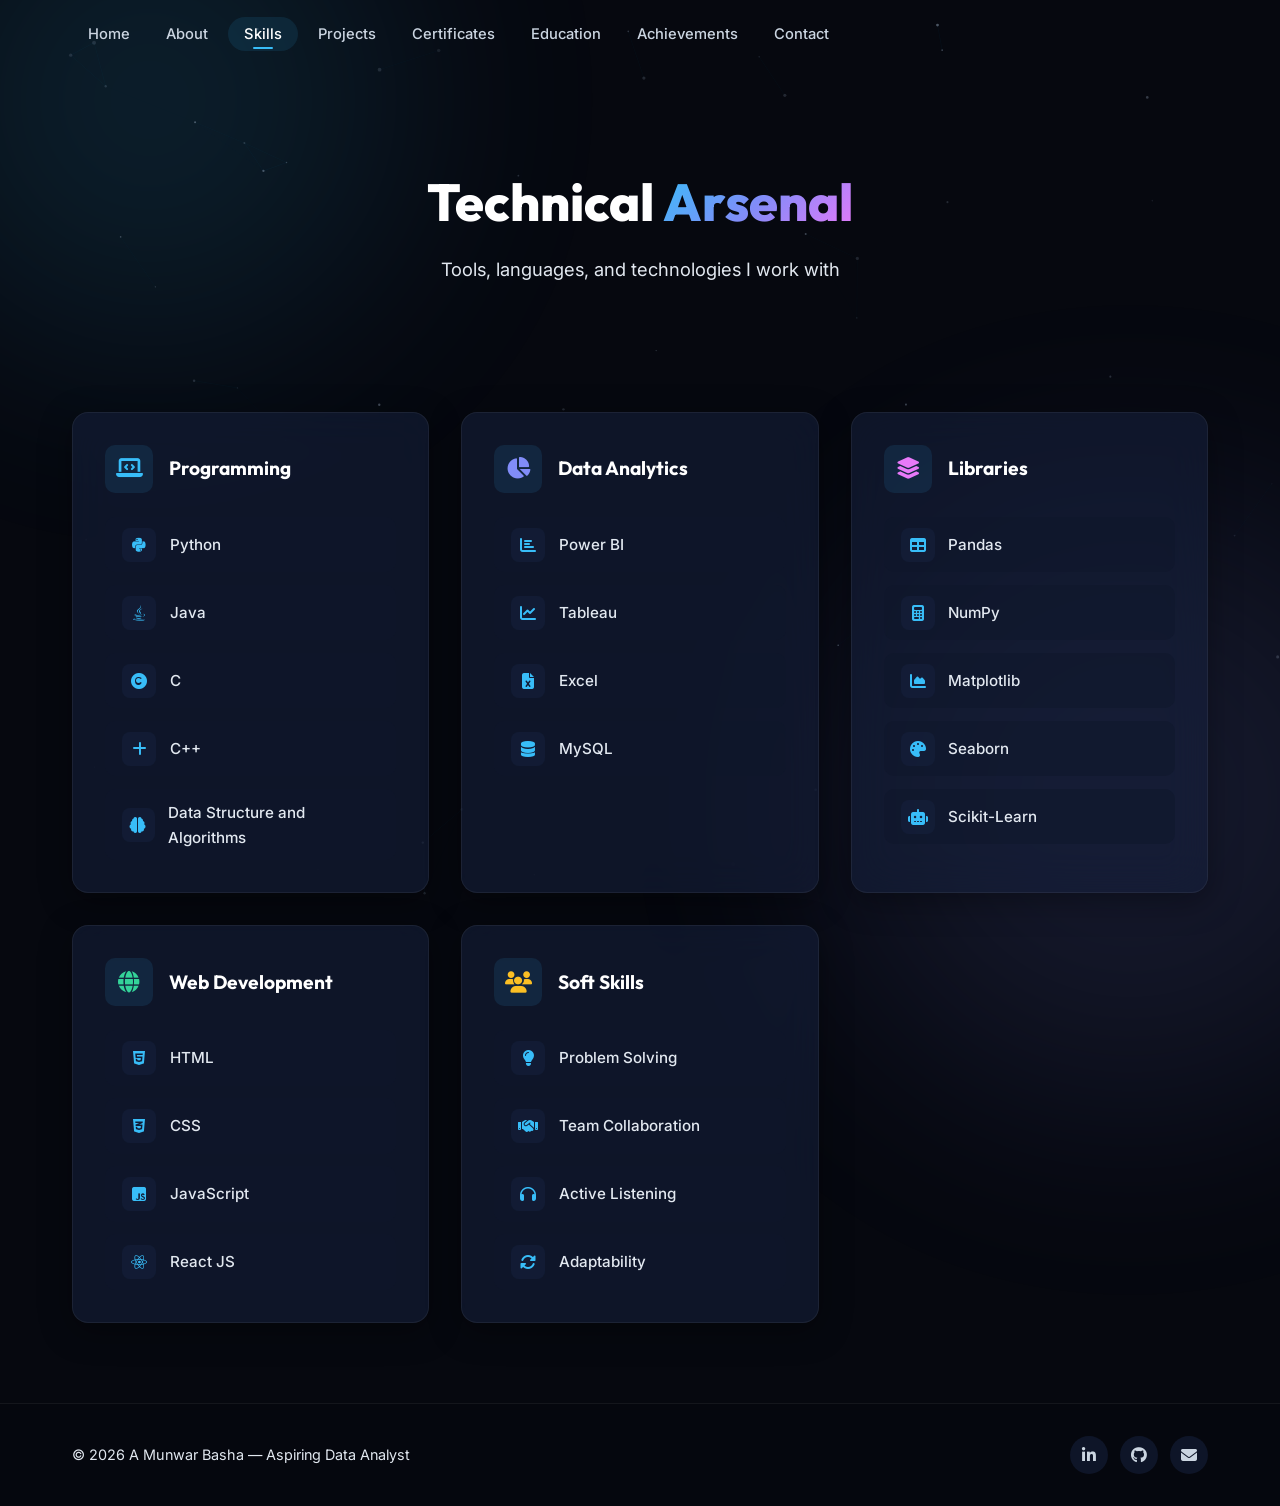
<file: skills.html>
<!DOCTYPE html>
<html lang="en">

<head>
    <meta charset="UTF-8">
    <meta name="viewport" content="width=device-width, initial-scale=1.0">
    <title>Skills | A Munwar Basha</title>
    <meta name="description" content="A Munwar Basha's technical skills – Python, Power BI, Tableau, SQL, and more.">
    <link
        href="https://fonts.googleapis.com/css2?family=Outfit:wght@300;400;500;600;700;800&family=Inter:wght@300;400;500;600;700&display=swap"
        rel="stylesheet">
    <link rel="stylesheet" href="https://cdnjs.cloudflare.com/ajax/libs/font-awesome/6.5.0/css/all.min.css">
    <link rel="stylesheet" href="style.css">
</head>

<body>
    <div class="bg-glow bg-glow-1"></div>
    <div class="bg-glow bg-glow-2"></div>
    <canvas id="particles"></canvas>

    <header class="header" id="header">
        <nav class="navbar container">
            <ul class="nav-menu" id="navMenu">
                <li><a href="index.html" class="nav-link">Home</a></li>
                <li><a href="about.html" class="nav-link">About</a></li>
                <li><a href="skills.html" class="nav-link active">Skills</a></li>
                <li><a href="projects.html" class="nav-link">Projects</a></li>
                <li><a href="certificates.html" class="nav-link">Certificates</a></li>
                <li><a href="education.html" class="nav-link">Education</a></li>
                <li><a href="achievements.html" class="nav-link">Achievements</a></li>
                <li><a href="contact.html" class="nav-link">Contact</a></li>
            </ul>
            <button class="hamburger" id="hamburger" aria-label="Menu">
                <span class="bar"></span><span class="bar"></span><span class="bar"></span>
            </button>
        </nav>
    </header>

    <main>
        <section class="page-banner">
            <div class="container">
                <h1 class="page-title anim-fade-up">Technical <span class="gradient-text">Arsenal</span></h1>
                <p class="page-subtitle anim-fade-up delay-1">Tools, languages, and technologies I work with</p>
            </div>
        </section>

        <section class="section">
            <div class="container skills-page-grid">

                <!-- Programming -->
                <div class="skill-card glass reveal-up">
                    <div class="skill-card-header">
                        <div class="skill-icon-wrap" style="--accent: #38BDF8;">
                            <i class="fas fa-laptop-code"></i>
                        </div>
                        <h3>Programming</h3>
                    </div>
                    <div class="skill-items">
                        <div class="skill-item">
                            <div class="skill-item-icon"><i class="fab fa-python"></i></div>
                            <span>Python</span>
                        </div>
                        <div class="skill-item">
                            <div class="skill-item-icon"><i class="fab fa-java"></i></div>
                            <span>Java</span>
                        </div>
                        <div class="skill-item">
                            <div class="skill-item-icon"><i class="fas fa-copyright"></i></div>
                            <span>C</span>
                        </div>
                        <div class="skill-item">
                            <div class="skill-item-icon"><i class="fas fa-plus"></i></div>
                            <span>C++</span>
                        </div>
                        <div class="skill-item">
                            <div class="skill-item-icon"><i class="fas fa-brain"></i></div>
                            <span>Data Structure and Algorithms</span>
                        </div>
                    </div>
                </div>

                <!-- Data Analytics -->
                <div class="skill-card glass reveal-up delay-1">
                    <div class="skill-card-header">
                        <div class="skill-icon-wrap" style="--accent: #818CF8;">
                            <i class="fas fa-chart-pie"></i>
                        </div>
                        <h3>Data Analytics</h3>
                    </div>
                    <div class="skill-items">
                        <div class="skill-item">
                            <div class="skill-item-icon"><i class="fas fa-chart-bar"></i></div>
                            <span>Power BI</span>
                        </div>
                        <div class="skill-item">
                            <div class="skill-item-icon"><i class="fas fa-chart-line"></i></div>
                            <span>Tableau</span>
                        </div>
                        <div class="skill-item">
                            <div class="skill-item-icon"><i class="fas fa-file-excel"></i></div>
                            <span>Excel</span>
                        </div>
                        <div class="skill-item">
                            <div class="skill-item-icon"><i class="fas fa-database"></i></div>
                            <span>MySQL</span>
                        </div>
                    </div>
                </div>

                <!-- Libraries -->
                <div class="skill-card glass reveal-up delay-2">
                    <div class="skill-card-header">
                        <div class="skill-icon-wrap" style="--accent: #E879F9;">
                            <i class="fas fa-layer-group"></i>
                        </div>
                        <h3>Libraries</h3>
                    </div>
                    <div class="skill-items">
                        <div class="skill-item">
                            <div class="skill-item-icon"><i class="fas fa-table"></i></div>
                            <span>Pandas</span>
                        </div>
                        <div class="skill-item">
                            <div class="skill-item-icon"><i class="fas fa-calculator"></i></div>
                            <span>NumPy</span>
                        </div>
                        <div class="skill-item">
                            <div class="skill-item-icon"><i class="fas fa-chart-area"></i></div>
                            <span>Matplotlib</span>
                        </div>
                        <div class="skill-item">
                            <div class="skill-item-icon"><i class="fas fa-palette"></i></div>
                            <span>Seaborn</span>
                        </div>
                        <div class="skill-item">
                            <div class="skill-item-icon"><i class="fas fa-robot"></i></div>
                            <span>Scikit-Learn</span>
                        </div>
                    </div>
                </div>

                <!-- Web Development -->
                <div class="skill-card glass reveal-up delay-1">
                    <div class="skill-card-header">
                        <div class="skill-icon-wrap" style="--accent: #34D399;">
                            <i class="fas fa-globe"></i>
                        </div>
                        <h3>Web Development</h3>
                    </div>
                    <div class="skill-items">
                        <div class="skill-item">
                            <div class="skill-item-icon"><i class="fab fa-html5"></i></div>
                            <span>HTML</span>
                        </div>
                        <div class="skill-item">
                            <div class="skill-item-icon"><i class="fab fa-css3-alt"></i></div>
                            <span>CSS</span>
                        </div>
                        <div class="skill-item">
                            <div class="skill-item-icon"><i class="fab fa-js-square"></i></div>
                            <span>JavaScript</span>
                        </div>
                        <div class="skill-item">
                            <div class="skill-item-icon"><i class="fab fa-react"></i></div>
                            <span>React JS</span>
                        </div>
                    </div>
                </div>

                <!-- Soft Skills -->
                <div class="skill-card glass reveal-up delay-2">
                    <div class="skill-card-header">
                        <div class="skill-icon-wrap" style="--accent: #FBBF24;">
                            <i class="fas fa-users"></i>
                        </div>
                        <h3>Soft Skills</h3>
                    </div>
                    <div class="skill-items">
                        <div class="skill-item">
                            <div class="skill-item-icon"><i class="fas fa-lightbulb"></i></div>
                            <span>Problem Solving</span>
                        </div>
                        <div class="skill-item">
                            <div class="skill-item-icon"><i class="fas fa-handshake"></i></div>
                            <span>Team Collaboration</span>
                        </div>
                        <div class="skill-item">
                            <div class="skill-item-icon"><i class="fas fa-headphones"></i></div>
                            <span>Active Listening</span>
                        </div>
                        <div class="skill-item">
                            <div class="skill-item-icon"><i class="fas fa-sync-alt"></i></div>
                            <span>Adaptability</span>
                        </div>
                    </div>
                </div>

            </div>
        </section>
    </main>

    <footer class="footer">
        <div class="container footer-inner">
            <p class="footer-copy">&copy; 2026 A Munwar Basha &mdash; Aspiring Data Analyst</p>
            <div class="footer-links">
                <a href="https://www.linkedin.com/in/munwarbasha" target="_blank"><i class="fab fa-linkedin-in"></i></a>
                <a href="https://github.com/munwarbasha98" target="_blank"><i class="fab fa-github"></i></a>
                <a href="mailto:munwarbasha986@gmail.com"><i class="fas fa-envelope"></i></a>
            </div>
        </div>
    </footer>
    <script src="script.js"></script>
</body>

</html>
</file>
<file: style.css>
/* =====================================================================
   DESIGN SYSTEM — VARIABLES & RESET
   ===================================================================== */
:root {
  --bg: #06080F;
  --bg-2: #0C1222;
  --surface: rgba(22, 33, 62, 0.55);
  --glass-b: rgba(255, 255, 255, 0.06);
  --glass-b-h: rgba(255, 255, 255, 0.12);
  --text: #ffffff;
  --text-2: #e2e8f0;
  --text-3: #94a3b8;
  --primary: #38BDF8;
  --secondary: #818CF8;
  --accent: #E879F9;
  --success: #34D399;
  --warning: #FBBF24;
  --grad: linear-gradient(135deg, var(--primary), var(--secondary));
  --grad-text: linear-gradient(135deg, var(--primary), var(--secondary), var(--accent));
  --font-h: 'Outfit', sans-serif;
  --font-b: 'Inter', sans-serif;
  --radius: 1rem;
  --radius-sm: 0.625rem;
  --shadow: 0 8px 32px rgba(0, 0, 0, 0.35);
  --speed: 0.35s;
  --ease: cubic-bezier(0.4, 0, 0.2, 1);
}

*,
*::before,
*::after {
  margin: 0;
  padding: 0;
  box-sizing: border-box;
}

html {
  scroll-behavior: smooth;
}

body {
  font-family: var(--font-b);
  background: var(--bg);
  color: var(--text-2);
  line-height: 1.65;
  overflow-x: hidden;
  min-height: 100vh;
  display: flex;
  flex-direction: column;
}

main {
  flex: 1;
}

a {
  text-decoration: none;
  color: inherit;
  transition: var(--speed) var(--ease);
}

ul {
  list-style: none;
}

img {
  max-width: 100%;
  display: block;
}

strong {
  color: var(--text);
}

.container {
  max-width: 1200px;
  margin: 0 auto;
  padding: 0 2rem;
}

.section {
  padding: 5rem 0;
}

/* =====================================================================
   BACKGROUND GLOWS & PARTICLES
   ===================================================================== */
.bg-glow {
  position: fixed;
  border-radius: 50%;
  filter: blur(120px);
  z-index: -2;
  opacity: 0.12;
  pointer-events: none;
  animation: glow-float 25s infinite ease-in-out alternate;
}

.bg-glow-1 {
  width: 500px;
  height: 500px;
  background: var(--primary);
  top: -150px;
  left: -100px;
}

.bg-glow-2 {
  width: 600px;
  height: 600px;
  background: var(--secondary);
  bottom: -200px;
  right: -150px;
  animation-delay: -8s;
}

.bg-glow-3 {
  width: 350px;
  height: 350px;
  background: var(--accent);
  top: 45%;
  left: 35%;
  animation-delay: -15s;
  opacity: 0.08;
}

@keyframes glow-float {
  0% {
    transform: translate(0, 0) scale(1);
  }

  50% {
    transform: translate(40px, -60px) scale(1.15);
  }

  100% {
    transform: translate(-30px, 50px) scale(0.9);
  }
}

#particles {
  position: fixed;
  inset: 0;
  z-index: -1;
  pointer-events: none;
}

/* =====================================================================
   GLASS UTILITY
   ===================================================================== */
.glass {
  background: var(--surface);
  backdrop-filter: blur(20px);
  -webkit-backdrop-filter: blur(20px);
  border: 1px solid var(--glass-b);
  border-radius: var(--radius);
  box-shadow: var(--shadow);
  transition: border-color var(--speed) var(--ease),
    transform var(--speed) var(--ease),
    box-shadow var(--speed) var(--ease);
}

.glass:hover {
  border-color: var(--glass-b-h);
  transform: translateY(-4px);
  box-shadow: 0 12px 40px rgba(0, 0, 0, 0.45);
}

/* =====================================================================
   GRADIENT TEXT
   ===================================================================== */
.gradient-text {
  background: var(--grad-text);
  -webkit-background-clip: text;
  -webkit-text-fill-color: transparent;
  background-clip: text;
}

.highlight-text {
  color: var(--primary);
  font-weight: 600;
}

/* =====================================================================
   BUTTONS
   ===================================================================== */
.btn {
  display: inline-flex;
  align-items: center;
  gap: 0.5rem;
  padding: 0.8rem 1.8rem;
  font-family: var(--font-h);
  font-weight: 600;
  font-size: 0.95rem;
  border-radius: 50px;
  border: none;
  cursor: pointer;
  transition: var(--speed) var(--ease);
  white-space: nowrap;
}

.btn-primary {
  background: var(--grad);
  color: #fff;
  box-shadow: 0 4px 20px rgba(56, 189, 248, 0.25);
}

.btn-primary:hover {
  transform: translateY(-3px);
  box-shadow: 0 8px 30px rgba(56, 189, 248, 0.4);
}

.btn-outline {
  background: transparent;
  color: var(--text);
  border: 1px solid var(--glass-b-h);
}

.btn-outline:hover {
  border-color: var(--primary);
  background: rgba(56, 189, 248, 0.08);
  transform: translateY(-3px);
}

.btn-icon-sm {
  width: 38px;
  height: 38px;
  display: inline-flex;
  align-items: center;
  justify-content: center;
  border-radius: 50%;
  background: var(--surface);
  border: 1px solid var(--glass-b);
  color: #cbd5e1;
  transition: var(--speed) var(--ease);
}

.btn-icon-sm:hover {
  color: #fff;
  background: var(--primary);
  border-color: var(--primary);
}

/* =====================================================================
   SOCIAL BUTTONS
   ===================================================================== */
.social-btn {
  width: 46px;
  height: 46px;
  border-radius: 50%;
  display: inline-flex;
  align-items: center;
  justify-content: center;
  background: var(--surface);
  border: 1px solid var(--glass-b);
  font-size: 1.2rem;
  color: #cbd5e1;
  transition: var(--speed) var(--ease);
}

.social-btn:hover {
  background: var(--primary);
  color: #fff;
  border-color: var(--primary);
  transform: translateY(-4px);
  box-shadow: 0 0 20px rgba(56, 189, 248, 0.35);
}

/* =====================================================================
   NAVIGATION
   ===================================================================== */
.header {
  position: fixed;
  top: 0;
  left: 0;
  width: 100%;
  z-index: 1000;
  padding: 1.25rem 0;
  transition: var(--speed) var(--ease);
}

.header.scrolled {
  padding: 0.6rem 0;
  background: rgba(6, 8, 15, 0.88);
  backdrop-filter: blur(14px);
  border-bottom: 1px solid var(--glass-b);
}

.navbar {
  display: flex;
  justify-content: space-between;
  align-items: center;
}

.logo {
  font-family: var(--font-h);
  font-size: 1.6rem;
  font-weight: 800;
  color: var(--text);
  display: flex;
  align-items: center;
}

.logo-bracket {
  color: var(--primary);
}

.nav-menu {
  display: flex;
  gap: 0.25rem;
}

.nav-link {
  font-size: 0.92rem;
  font-weight: 500;
  color: #cbd5e1;
  padding: 0.5rem 1rem;
  border-radius: 50px;
  position: relative;
  transition: var(--speed) var(--ease);
}

.nav-link:hover {
  color: #ffffff;
}

.nav-link.active {
  color: #fff;
  background: rgba(56, 189, 248, 0.1);
}

.nav-link.active::after {
  content: '';
  position: absolute;
  bottom: 2px;
  left: 50%;
  transform: translateX(-50%);
  width: 20px;
  height: 2px;
  background: var(--primary);
  border-radius: 1px;
}

/* Hamburger */
.hamburger {
  display: none;
  background: none;
  border: none;
  cursor: pointer;
  padding: 4px;
}

.bar {
  display: block;
  width: 25px;
  height: 2px;
  background: var(--text);
  margin: 6px 0;
  border-radius: 2px;
  transition: var(--speed) var(--ease);
}

.hamburger.open .bar:nth-child(1) {
  transform: translateY(8px) rotate(45deg);
}

.hamburger.open .bar:nth-child(2) {
  opacity: 0;
}

.hamburger.open .bar:nth-child(3) {
  transform: translateY(-8px) rotate(-45deg);
}

/* =====================================================================
   PAGE BANNER (sub-pages)
   ===================================================================== */
.page-banner {
  padding-top: 10rem;
  padding-bottom: 3rem;
  text-align: center;
}

.page-title {
  font-family: var(--font-h);
  font-size: 3.25rem;
  font-weight: 800;
  margin-bottom: 0.5rem;
}

.page-subtitle {
  font-size: 1.15rem;
  color: var(--text-2);
  max-width: 640px;
  margin-inline: auto;
}

/* =====================================================================
   HERO SECTION (Homepage)
   ===================================================================== */
.hero {
  min-height: 100vh;
  display: flex;
  align-items: center;
  padding-top: 80px;
}

.hero-grid {
  display: grid;
  grid-template-columns: 1.1fr 0.9fr;
  gap: 4rem;
  align-items: center;
}

.hero-greeting {
  font-size: 1.1rem;
  font-weight: 500;
  color: var(--primary);
  letter-spacing: 1.5px;
  text-transform: uppercase;
  margin-bottom: 0.75rem;
}

.hero-name {
  font-family: var(--font-h);
  font-size: 4.25rem;
  font-weight: 800;
  line-height: 1.1;
  margin-bottom: 0.5rem;
}

.hero-title {
  font-family: var(--font-h);
  font-size: 1.75rem;
  font-weight: 600;
  color: #cbd5e1;
  margin-bottom: 1.5rem;
}

.hero-tags {
  display: flex;
  flex-wrap: wrap;
  gap: 0.75rem;
  margin-bottom: 1.5rem;
}

.tag {
  display: inline-flex;
  align-items: center;
  gap: 0.4rem;
  padding: 0.4rem 1rem;
  border-radius: 50px;
  font-size: 0.88rem;
  font-weight: 500;
  background: var(--surface);
  border: 1px solid var(--glass-b);
  color: var(--text);
}

.tag i {
  color: var(--primary);
  font-size: 0.95rem;
}

.hero-quote {
  font-size: 1.05rem;
  color: var(--text-2);
  line-height: 1.75;
  padding-left: 1.25rem;
  margin-bottom: 2rem;
  border-left: 3px solid var(--primary);
  font-style: italic;
}

/* ── Global heading & text visibility overrides ── */
h1, h2, h3, h4 {
  color: #ffffff;
}

.hero-cta {
  display: flex;
  gap: 1rem;
  flex-wrap: wrap;
  margin-bottom: 2rem;
}

.hero-socials {
  display: flex;
  gap: 0.75rem;
}

/* Hero Visual */
.hero-visual {
  position: relative;
  display: flex;
  justify-content: center;
  align-items: center;
}

.avatar-ring {
  width: 300px;
  height: 300px;
  border-radius: 50%;
  display: flex;
  align-items: center;
  justify-content: center;
  overflow: hidden;
  background: linear-gradient(135deg, rgba(56, 189, 248, 0.08), rgba(129, 140, 248, 0.08));
  border: 2px solid var(--glass-b);
}

.avatar-img {
  width: 100%;
  height: 100%;
  object-fit: cover;
  border-radius: 50%;
}

/* =====================================================================
   ABOUT PAGE
   ===================================================================== */
.about-layout {
  display: grid;
  grid-template-columns: 320px 1fr;
  gap: 3rem;
  align-items: start;
}

.about-profile {
  padding: 2.5rem 2rem;
  text-align: center;
  position: sticky;
  top: 100px;
}

.about-avatar {
  font-size: 5rem;
  color: #94a3b8;
  margin-bottom: 1rem;
}

.about-profile h2 {
  font-family: var(--font-h);
  font-size: 1.5rem;
  margin-bottom: 0.25rem;
}

.about-role {
  color: var(--primary);
  font-weight: 600;
  font-size: 0.95rem;
  margin-bottom: 1.25rem;
}

.about-meta {
  text-align: left;
  margin-bottom: 1.5rem;
}

.meta-item {
  display: flex;
  align-items: center;
  gap: 0.75rem;
  padding: 0.6rem 0;
  color: #ffffff;
  font-size: 0.9rem;
}

.meta-item i {
  width: 20px;
  text-align: center;
  color: var(--primary);
}

.about-social-row {
  display: flex;
  justify-content: center;
  gap: 0.75rem;
}

.about-details {
  display: flex;
  flex-direction: column;
  gap: 2rem;
}

.about-bio,
.about-interests,
.resume-box {
  padding: 2rem;
}

.about-bio h3,
.about-interests h3 {
  font-family: var(--font-h);
  font-size: 1.3rem;
  margin-bottom: 1rem;
  display: flex;
  align-items: center;
  gap: 0.5rem;
}

.about-bio h3 i,
.about-interests h3 i {
  color: var(--primary);
}

.about-bio p {
  color: var(--text-2);
  margin-bottom: 1rem;
  font-size: 1.02rem;
  line-height: 1.8;
}

.about-bio p:last-child {
  margin-bottom: 0;
}

.interest-tags {
  display: flex;
  flex-wrap: wrap;
  gap: 0.75rem;
}

.interest-tags span {
  display: inline-flex;
  align-items: center;
  gap: 0.4rem;
  padding: 0.5rem 1rem;
  border-radius: 50px;
  background: rgba(56, 189, 248, 0.08);
  border: 1px solid var(--glass-b);
  font-size: 0.9rem;
  color: var(--text);
}

.interest-tags span i {
  color: var(--primary);
}

.resume-box {
  display: flex;
  flex-direction: column;
  gap: 1.5rem;
}

.resume-content {
  display: flex;
  gap: 1.25rem;
  align-items: flex-start;
}

.resume-icon {
  font-size: 2.5rem;
  color: #EF4444;
}

.resume-content h3 {
  font-family: var(--font-h);
  font-size: 1.2rem;
  margin-bottom: 0.3rem;
}

.resume-content p {
  color: var(--text-2);
  font-size: 0.95rem;
  line-height: 1.7;
}

/* =====================================================================
   SKILLS PAGE
   ===================================================================== */
.skills-page-grid {
  display: grid;
  grid-template-columns: repeat(auto-fit, minmax(320px, 1fr));
  gap: 2rem;
}

.skill-card {
  padding: 2rem;
}

.skill-card-header {
  display: flex;
  align-items: center;
  gap: 1rem;
  margin-bottom: 1.5rem;
}

.skill-icon-wrap {
  width: 48px;
  height: 48px;
  border-radius: var(--radius-sm);
  background: rgba(56, 189, 248, 0.1);
  display: flex;
  align-items: center;
  justify-content: center;
  font-size: 1.35rem;
  color: var(--accent, var(--primary));
}

.skill-card-header h3 {
  font-family: var(--font-h);
  font-size: 1.2rem;
}

.skill-items {
  display: flex;
  flex-direction: column;
  gap: 0.8rem;
}

.skill-item {
  display: flex;
  align-items: center;
  gap: 0.85rem;
  padding: 0.6rem 1rem;
  border-radius: var(--radius-sm);
  background: rgba(15, 23, 42, 0.5);
  border: 1px solid transparent;
  transition: var(--speed) var(--ease);
}

.skill-item:hover {
  border-color: var(--glass-b-h);
  background: rgba(56, 189, 248, 0.05);
}

.skill-item-icon {
  width: 34px;
  height: 34px;
  border-radius: 8px;
  background: var(--surface);
  display: flex;
  align-items: center;
  justify-content: center;
  font-size: 1rem;
  color: var(--primary);
}

.skill-item span {
  font-size: 0.95rem;
  font-weight: 500;
}

/* =====================================================================
   PROJECTS PAGE — Featured Cards Grid
   ===================================================================== */

/* Filter Bar */
.filter-bar {
  display: flex;
  flex-wrap: wrap;
  justify-content: center;
  gap: 0.75rem;
  margin-bottom: 3rem;
}

.filter-btn {
  font-family: var(--font-h);
  font-size: 0.88rem;
  font-weight: 600;
  color: #cbd5e1;
  background: var(--surface);
  border: 1px solid var(--glass-b);
  padding: 0.55rem 1.4rem;
  border-radius: 50px;
  cursor: pointer;
  transition: var(--speed) var(--ease);
}

.filter-btn:hover {
  color: #ffffff;
  border-color: var(--glass-b-h);
  background: rgba(56, 189, 248, 0.06);
}

.filter-btn.active {
  color: #fff;
  background: var(--grad);
  border-color: transparent;
  box-shadow: 0 4px 18px rgba(56, 189, 248, 0.25);
}

/* Projects Grid */
.projects-grid {
  display: grid;
  grid-template-columns: repeat(auto-fill, minmax(340px, 1fr));
  gap: 2rem;
}

/* Project Card */
.project-card {
  display: flex;
  flex-direction: column;
  overflow: hidden;
  transition: transform var(--speed) var(--ease),
    box-shadow var(--speed) var(--ease),
    border-color var(--speed) var(--ease);
}

.project-card:hover {
  transform: translateY(-10px);
  box-shadow: 0 20px 60px rgba(0, 0, 0, 0.5),
    0 0 40px rgba(56, 189, 248, 0.08);
  border-color: var(--glass-b-h);
}

/* Card Image */
.project-card-img {
  position: relative;
  width: 100%;
  aspect-ratio: 16 / 9;
  overflow: hidden;
  background: var(--bg-2);
}

.project-card-img img {
  width: 100%;
  height: 100%;
  object-fit: cover;
  transition: transform 0.55s var(--ease);
}

.project-card:hover .project-card-img img {
  transform: scale(1.08);
}

.project-card-overlay {
  position: absolute;
  top: 0.75rem;
  left: 0.75rem;
  z-index: 1;
}

.overlay-label {
  font-family: var(--font-h);
  font-size: 0.75rem;
  font-weight: 600;
  color: #fff;
  background: rgba(6, 8, 15, 0.7);
  backdrop-filter: blur(8px);
  padding: 0.3rem 0.85rem;
  border-radius: 50px;
  border: 1px solid var(--glass-b);
}

/* Card Body */
.project-card-body {
  padding: 1.5rem;
  display: flex;
  flex-direction: column;
  gap: 0.75rem;
  flex: 1;
}

.project-card-title {
  font-family: var(--font-h);
  font-size: 1.25rem;
  font-weight: 700;
  color: var(--text);
  line-height: 1.3;
}

.project-card-desc {
  font-size: 0.92rem;
  color: var(--text-2);
  line-height: 1.8;
  display: -webkit-box;
  -webkit-line-clamp: 3;
  -webkit-box-orient: vertical;
  overflow: hidden;
}

/* Card Tags */
.project-card-tags {
  display: flex;
  flex-wrap: wrap;
  gap: 0.45rem;
}

.project-card-tags span {
  font-size: 0.78rem;
  font-family: var(--font-h);
  font-weight: 600;
  color: var(--primary);
  background: rgba(56, 189, 248, 0.1);
  padding: 0.25rem 0.75rem;
  border-radius: 50px;
}

/* Card Buttons */
.project-card-btns {
  display: flex;
  gap: 0.75rem;
  margin-top: auto;
  padding-top: 0.5rem;
  flex-wrap: wrap;
}

/* Card filter animation */
.project-card.filter-hide {
  display: none;
}

.project-card.filter-show {
  animation: card-fade-in 0.45s var(--ease) forwards;
}

@keyframes card-fade-in {
  from {
    opacity: 0;
    transform: translateY(20px) scale(0.96);
  }
  to {
    opacity: 1;
    transform: translateY(0) scale(1);
  }
}

/* Legacy project row styles (kept for other pages if needed) */
.project-row {
  display: flex;
  gap: 2rem;
  padding: 2.5rem;
  margin-bottom: 2rem;
  align-items: flex-start;
}

.project-row:last-child {
  margin-bottom: 0;
}

.project-indicator {
  flex-shrink: 0;
}

.project-num {
  font-family: var(--font-h);
  font-size: 3rem;
  font-weight: 800;
  background: var(--grad-text);
  -webkit-background-clip: text;
  -webkit-text-fill-color: transparent;
  line-height: 1;
}

.project-body {
  flex: 1;
}

.project-top {
  display: flex;
  justify-content: space-between;
  align-items: center;
  margin-bottom: 1rem;
}

.project-top h3 {
  font-family: var(--font-h);
  font-size: 1.4rem;
}

.project-desc {
  color: var(--text-2);
  font-size: 0.98rem;
  margin-bottom: 1.25rem;
  line-height: 1.8;
}

.project-features {
  list-style: none;
  margin-bottom: 1.5rem;
  display: flex;
  flex-direction: column;
  gap: 0.5rem;
}

.project-features li {
  font-size: 0.92rem;
  color: var(--text-2);
  padding-left: 1.5rem;
  position: relative;
  line-height: 1.7;
}

.project-features li::before {
  content: '▹';
  position: absolute;
  left: 0;
  color: var(--primary);
  font-weight: 700;
}

.project-tags {
  display: flex;
  flex-wrap: wrap;
  gap: 0.5rem;
}

.project-tags span {
  font-size: 0.82rem;
  font-family: var(--font-h);
  font-weight: 600;
  color: var(--primary);
  background: rgba(56, 189, 248, 0.1);
  padding: 0.3rem 0.85rem;
  border-radius: 50px;
}

/* =====================================================================
   JOURNEY PAGE
   ===================================================================== */
.journey-page-grid {
  display: grid;
  grid-template-columns: 1fr 1fr;
  gap: 4rem;
}

.journey-column {}

.column-heading {
  font-family: var(--font-h);
  font-size: 1.6rem;
  display: flex;
  align-items: center;
  gap: 0.7rem;
  margin-bottom: 2rem;
}

.column-heading i {
  color: var(--primary);
}

/* Timeline v2 */
.timeline-v2 {
  position: relative;
  padding-left: 2rem;
}

.timeline-v2::before {
  content: '';
  position: absolute;
  top: 0;
  left: 6px;
  width: 2px;
  height: 100%;
  background: linear-gradient(180deg, var(--primary), var(--secondary), transparent);
  border-radius: 1px;
}

.tl-item {
  position: relative;
  padding: 1.5rem;
  margin-bottom: 1.5rem;
}

.tl-item:last-child {
  margin-bottom: 0;
}

.tl-marker {
  position: absolute;
  left: -2.35rem;
  top: 1.5rem;
  width: 14px;
  height: 14px;
  border-radius: 50%;
  border: 3px solid var(--primary);
  background: var(--bg);
  z-index: 1;
}

.tl-badge {
  display: inline-block;
  font-size: 0.78rem;
  font-family: var(--font-h);
  font-weight: 600;
  color: #a5b4fc;
  background: rgba(129, 140, 248, 0.1);
  padding: 0.2rem 0.7rem;
  border-radius: 50px;
  margin-bottom: 0.5rem;
}

.tl-item h4 {
  font-family: var(--font-h);
  font-size: 1.15rem;
  margin-bottom: 0.2rem;
}

.tl-course {
  color: var(--text);
  font-size: 0.92rem;
  margin-bottom: 0.15rem;
}

.tl-school {
  color: var(--text-2);
  font-size: 0.9rem;
  margin-bottom: 0.5rem;
}

.tl-school i {
  margin-right: 0.3rem;
}

.tl-grade {
  color: var(--primary);
  font-weight: 700;
  font-size: 0.92rem;
}

.tl-grade i {
  color: var(--warning);
  margin-right: 0.3rem;
}

/* Certifications */
.cert-grid {
  display: flex;
  flex-direction: column;
  gap: 1.25rem;
}

.cert-card {
  display: flex;
  align-items: center;
  gap: 1.25rem;
  padding: 1.25rem;
}

.cert-icon-wrap {
  width: 48px;
  height: 48px;
  border-radius: var(--radius-sm);
  background: rgba(232, 121, 249, 0.1);
  display: flex;
  align-items: center;
  justify-content: center;
  font-size: 1.3rem;
  color: var(--accent);
  flex-shrink: 0;
}

.cert-text h4 {
  font-family: var(--font-h);
  font-size: 1.05rem;
  margin-bottom: 0.15rem;
}

.cert-issuer {
  color: var(--text-2);
  font-size: 0.9rem;
}

/* Achievement */
.achievements-stack {
  display: flex;
  flex-direction: column;
  gap: 1.2rem;
}

.achievement {
  display: flex;
  gap: 1rem;
  align-items: flex-start;
  padding: 1.2rem 1.25rem;
  position: relative;
}

.ach-icon-wrap {
  width: 52px;
  height: 52px;
  border-radius: 50%;
  display: flex;
  align-items: center;
  justify-content: center;
  font-size: 1.1rem;
  background: rgba(56, 189, 248, 0.12);
  border: 1px solid rgba(56, 189, 248, 0.2);
  color: var(--warning);
  flex-shrink: 0;
}

.ach-body {
  flex: 1;
  min-width: 0;
}

.ach-head {
  display: flex;
  align-items: center;
  justify-content: space-between;
  gap: 0.9rem;
  margin-bottom: 0.35rem;
}

.ach-body h4 {
  font-family: var(--font-h);
  font-size: 1.4rem;
  line-height: 1.3;
  color: var(--primary);
}

.ach-date {
  white-space: nowrap;
  font-size: 0.78rem;
  font-weight: 600;
  color: var(--secondary);
  background: rgba(129, 140, 248, 0.14);
  border: 1px solid rgba(129, 140, 248, 0.26);
  border-radius: 999px;
  padding: 0.28rem 0.65rem;
}

.ach-body p {
  color: var(--text-2);
  font-size: 1rem;
  line-height: 1.6;
}

/* =====================================================================
   CERTIFICATES PAGE — Card Grid V2
   ===================================================================== */
.cert-cards-grid {
  display: grid;
  grid-template-columns: repeat(3, 1fr);
  gap: 2rem;
}

.cert-card-v2 {
  display: flex;
  flex-direction: column;
  overflow: hidden;
  transition: transform var(--speed) var(--ease),
    box-shadow var(--speed) var(--ease),
    border-color var(--speed) var(--ease);
}

.cert-card-v2:hover {
  transform: translateY(-8px);
  box-shadow: 0 20px 50px rgba(0, 0, 0, 0.5),
    0 0 30px rgba(56, 189, 248, 0.08);
}

.cert-img-wrap {
  position: relative;
  width: 100%;
  aspect-ratio: 4 / 3;
  overflow: hidden;
  background: var(--bg-2);
  border-bottom: 1px solid var(--glass-b);
}

.cert-img-wrap img {
  width: 100%;
  height: 100%;
  object-fit: cover;
  transition: transform 0.5s var(--ease);
}

.cert-card-v2:hover .cert-img-wrap img {
  transform: scale(1.06);
}

.cert-card-body {
  padding: 1.5rem;
  display: flex;
  flex-direction: column;
  gap: 0.4rem;
  flex: 1;
}

.cert-card-title {
  font-family: var(--font-h);
  font-size: 1.15rem;
  font-weight: 700;
  color: var(--text);
  line-height: 1.3;
}

.cert-card-platform {
  display: inline-flex;
  align-items: center;
  gap: 0.4rem;
  font-size: 0.88rem;
  color: var(--primary);
  font-weight: 500;
}

.cert-card-platform i {
  font-size: 0.8rem;
}

.cert-card-date {
  display: inline-flex;
  align-items: center;
  gap: 0.4rem;
  font-size: 0.84rem;
  color: var(--text-3);
}

.cert-card-date i {
  font-size: 0.78rem;
}

.cert-card-desc {
  font-size: 0.9rem;
  color: var(--text-2);
  line-height: 1.7;
  margin-top: 0.25rem;
  display: -webkit-box;
  -webkit-line-clamp: 3;
  -webkit-box-orient: vertical;
  overflow: hidden;
}

.cert-card-btns {
  display: flex;
  gap: 0.75rem;
  margin-top: auto;
  padding-top: 0.75rem;
  flex-wrap: wrap;
}

.btn-sm {
  padding: 0.55rem 1.2rem;
  font-size: 0.82rem;
}

.btn-sm:hover {
  box-shadow: 0 4px 18px rgba(56, 189, 248, 0.3);
}

/* =====================================================================
   CONTACT PAGE — Get In Touch
   ===================================================================== */

/* Underline highlight below title */
.git-underline {
  width: 60px;
  height: 4px;
  background: var(--grad);
  border-radius: 2px;
  margin: 0.75rem auto 1.25rem;
}

/* Two-column layout */
.git-layout {
  display: grid;
  grid-template-columns: 1.1fr 0.9fr;
  gap: 2.5rem;
  align-items: start;
  max-width: 1100px;
  margin: 0 auto;
}

/* ── Form Card ── */
.git-form-card {
  padding: 2.5rem;
}

.git-form {
  display: flex;
  flex-direction: column;
  gap: 1.5rem;
}

.git-input-group {
  display: flex;
  flex-direction: column;
  gap: 0.45rem;
}

.git-label {
  font-family: var(--font-h);
  font-size: 0.9rem;
  font-weight: 600;
  color: #cbd5e1;
  letter-spacing: 0.02em;
}

.git-input-wrap {
  position: relative;
}

.git-input-icon {
  position: absolute;
  left: 1rem;
  top: 50%;
  transform: translateY(-50%);
  color: var(--text-3);
  font-size: 0.95rem;
  transition: color var(--speed) var(--ease);
  pointer-events: none;
}

.git-textarea-icon {
  top: 1.1rem;
  transform: none;
}

.git-input {
  width: 100%;
  padding: 0.85rem 1rem 0.85rem 2.75rem;
  font-family: var(--font-b);
  font-size: 0.95rem;
  color: #ffffff;
  background: #0f172a;
  border: 1px solid var(--glass-b);
  border-radius: var(--radius-sm);
  outline: none;
  transition: border-color var(--speed) var(--ease),
    box-shadow var(--speed) var(--ease),
    background var(--speed) var(--ease);
}

.git-input::placeholder {
  color: #9ca3af;
}

.git-input:focus {
  border-color: var(--primary);
  box-shadow: 0 0 0 3px rgba(56, 189, 248, 0.15), 0 0 20px rgba(56, 189, 248, 0.08);
  background: #0f172a;
}

.git-input:focus + .git-input-icon,
.git-input-wrap:focus-within .git-input-icon {
  color: var(--primary);
}

.git-textarea {
  resize: vertical;
  min-height: 130px;
}

/* Send Button */
.git-submit-btn {
  display: inline-flex;
  align-items: center;
  justify-content: center;
  gap: 0.6rem;
  padding: 1rem 2.25rem;
  font-family: var(--font-h);
  font-weight: 700;
  font-size: 1rem;
  color: #fff;
  background: linear-gradient(135deg, var(--primary), var(--secondary), var(--accent));
  background-size: 200% 200%;
  border: none;
  border-radius: 50px;
  cursor: pointer;
  transition: transform var(--speed) var(--ease),
    box-shadow var(--speed) var(--ease),
    background-position 0.6s var(--ease);
  box-shadow: 0 4px 20px rgba(56, 189, 248, 0.25);
  margin-top: 0.5rem;
}

.git-submit-btn:hover {
  transform: translateY(-3px);
  box-shadow: 0 8px 35px rgba(56, 189, 248, 0.4), 0 0 20px rgba(129, 140, 248, 0.2);
  background-position: 100% 0;
}

.git-submit-btn:active {
  transform: translateY(-1px);
}

.git-submit-btn.sending {
  pointer-events: none;
  opacity: 0.8;
}

/* Form Status */
.git-form-status {
  text-align: center;
  font-size: 0.9rem;
  font-weight: 500;
  min-height: 1.4rem;
  transition: opacity var(--speed) var(--ease);
}

.git-form-status.success {
  color: var(--success);
}

.git-form-status.error {
  color: #f87171;
}

/* ── Info Card ── */
.git-info-card {
  padding: 2.5rem;
  display: flex;
  flex-direction: column;
  gap: 2rem;
}

.git-info-title {
  font-family: var(--font-h);
  font-size: 1.5rem;
  font-weight: 700;
  color: var(--text);
}

.git-info-items {
  display: flex;
  flex-direction: column;
  gap: 1.15rem;
}

.git-info-item {
  display: flex;
  align-items: center;
  gap: 1rem;
  padding: 0.85rem 1rem;
  border-radius: var(--radius-sm);
  background: rgba(12, 18, 34, 0.45);
  border: 1px solid transparent;
  transition: border-color var(--speed) var(--ease),
    background var(--speed) var(--ease),
    transform var(--speed) var(--ease);
}

.git-info-item:hover {
  border-color: var(--glass-b-h);
  background: rgba(12, 18, 34, 0.7);
  transform: translateX(4px);
}

.git-info-icon {
  width: 44px;
  height: 44px;
  border-radius: 50%;
  background: linear-gradient(135deg, rgba(56, 189, 248, 0.15), rgba(129, 140, 248, 0.15));
  display: flex;
  align-items: center;
  justify-content: center;
  font-size: 1.1rem;
  color: var(--primary);
  flex-shrink: 0;
  transition: background var(--speed) var(--ease), color var(--speed) var(--ease);
}

.git-info-item:hover .git-info-icon {
  background: var(--grad);
  color: #fff;
}

.git-info-text {
  display: flex;
  flex-direction: column;
  gap: 0.1rem;
  min-width: 0;
}

.git-info-label {
  font-family: var(--font-h);
  font-size: 0.82rem;
  font-weight: 600;
  color: #94a3b8;
  text-transform: uppercase;
  letter-spacing: 0.06em;
}

.git-info-value {
  font-size: 0.95rem;
  color: #ffffff;
  transition: color var(--speed) var(--ease);
  overflow: hidden;
  text-overflow: ellipsis;
  white-space: nowrap;
}

.git-info-item:hover .git-info-value {
  color: #ffffff;
}

/* ── Follow Me ── */
.git-follow {
  padding-top: 1.25rem;
  border-top: 1px solid var(--glass-b);
}

.git-follow-title {
  font-family: var(--font-h);
  font-size: 1.05rem;
  font-weight: 600;
  color: var(--text);
  margin-bottom: 1rem;
}

.git-social-icons {
  display: flex;
  gap: 0.85rem;
}

.git-social-circle {
  width: 48px;
  height: 48px;
  border-radius: 50%;
  display: inline-flex;
  align-items: center;
  justify-content: center;
  font-size: 1.25rem;
  color: #cbd5e1;
  background: rgba(12, 18, 34, 0.6);
  border: 1px solid var(--glass-b);
  transition: transform var(--speed) var(--ease),
    box-shadow var(--speed) var(--ease),
    background var(--speed) var(--ease),
    color var(--speed) var(--ease),
    border-color var(--speed) var(--ease);
}

.git-social-circle:hover {
  transform: scale(1.12);
  color: #fff;
  background: var(--grad);
  border-color: var(--primary);
  box-shadow: 0 0 22px rgba(56, 189, 248, 0.35), 0 0 60px rgba(129, 140, 248, 0.12);
}

/* ── Footer Message ── */
.git-footer-msg {
  text-align: center;
  padding: 2rem 0 3rem;
}

.git-footer-msg p {
  font-family: var(--font-h);
  font-size: 1.2rem;
  font-weight: 500;
  background: var(--grad-text);
  -webkit-background-clip: text;
  -webkit-text-fill-color: transparent;
  background-clip: text;
}

/* =====================================================================
   FOOTER
   ===================================================================== */
.footer {
  border-top: 1px solid var(--glass-b);
  padding: 2rem 0;
  margin-top: auto;
  background: rgba(6, 8, 15, 0.95);
}

.footer-inner {
  display: flex;
  justify-content: space-between;
  align-items: center;
  flex-wrap: wrap;
  gap: 1rem;
}

.footer-logo {
  font-size: 1.35rem;
}

.footer-copy {
  color: var(--text-2);
  font-size: 0.9rem;
}

.footer-links {
  display: flex;
  gap: 0.75rem;
}

.footer-links a {
  width: 38px;
  height: 38px;
  border-radius: 50%;
  display: flex;
  align-items: center;
  justify-content: center;
  background: var(--surface);
  color: #cbd5e1;
  transition: var(--speed) var(--ease);
}

.footer-links a:hover {
  background: var(--primary);
  color: #fff;
  transform: translateY(-2px);
}

/* =====================================================================
   ANIMATIONS
   ===================================================================== */
.anim-fade-up {
  opacity: 0;
  transform: translateY(30px);
  animation: fade-up 0.8s var(--ease) forwards;
}

.delay-1 {
  animation-delay: 0.15s;
}

.delay-2 {
  animation-delay: 0.3s;
}

.delay-3 {
  animation-delay: 0.45s;
}

.delay-4 {
  animation-delay: 0.6s;
}

.delay-5 {
  animation-delay: 0.75s;
}

@keyframes fade-up {
  to {
    opacity: 1;
    transform: translateY(0);
  }
}

/* Scroll Reveals */
.reveal-up {
  opacity: 0;
  transform: translateY(35px);
  transition: opacity 0.7s var(--ease), transform 0.7s var(--ease);
}

.reveal-up.visible {
  opacity: 1;
  transform: translateY(0);
}

/* =====================================================================
   RESPONSIVE
   ===================================================================== */
@media (max-width: 1024px) {
  .git-layout {
    grid-template-columns: 1fr;
    max-width: 640px;
  }

  .projects-grid {
    grid-template-columns: repeat(2, 1fr);
  }

  .cert-cards-grid {
    grid-template-columns: repeat(2, 1fr);
  }

  .hero-grid {
    grid-template-columns: 1fr;
    text-align: center;
    gap: 3rem;
  }

  .hero-tags,
  .hero-cta,
  .hero-socials {
    justify-content: center;
  }

  .hero-quote {
    margin-inline: auto;
    padding-left: 0;
    border-left: none;
    border-bottom: 3px solid var(--primary);
    padding-bottom: 1rem;
    text-align: center;
  }

  .hero-visual {
    order: -1;
  }

  .about-layout {
    grid-template-columns: 1fr;
  }

  .about-profile {
    position: static;
  }

  .journey-page-grid {
    grid-template-columns: 1fr;
    gap: 3rem;
  }
}

@media (max-width: 768px) {
  .projects-grid {
    grid-template-columns: 1fr;
  }

  .filter-bar {
    gap: 0.5rem;
  }

  .filter-btn {
    font-size: 0.8rem;
    padding: 0.45rem 1rem;
  }

  .cert-cards-grid {
    grid-template-columns: 1fr;
  }

  .nav-menu {
    position: fixed;
    top: 0;
    right: -100%;
    width: 70%;
    height: 100vh;
    background: rgba(6, 8, 15, 0.96);
    backdrop-filter: blur(20px);
    flex-direction: column;
    align-items: center;
    justify-content: center;
    gap: 1rem;
    transition: right var(--speed) var(--ease);
    border-left: 1px solid var(--glass-b);
    z-index: 999;
  }

  .nav-menu.open {
    right: 0;
  }

  .hamburger {
    display: block;
    z-index: 1001;
  }

  .hero-name {
    font-size: 2.8rem;
  }

  .hero-title {
    font-size: 1.4rem;
  }

  .page-title {
    font-size: 2.5rem;
  }

  .project-row {
    flex-direction: column;
    gap: 1rem;
  }

  .project-num {
    font-size: 2rem;
  }

  .skills-page-grid {
    grid-template-columns: 1fr;
  }

  .ach-head {
    flex-direction: column;
    align-items: flex-start;
    gap: 0.4rem;
  }

  .ach-body h4 {
    font-size: 1.1rem;
  }

  .footer-inner {
    flex-direction: column;
    text-align: center;
  }
}

@media (max-width: 480px) {
  .container {
    padding: 0 1.25rem;
  }

  .hero-name {
    font-size: 2.2rem;
  }

  .avatar-ring {
    width: 220px;
    height: 220px;
  }

  .avatar-placeholder {
    width: 130px;
    height: 130px;
    font-size: 3.5rem;
  }

  .git-form-card,
  .git-info-card {
    padding: 1.5rem;
  }

  .git-submit-btn {
    width: 100%;
  }

  .git-info-value {
    font-size: 0.85rem;
  }

  .achievement {
    padding: 1rem;
  }
}
</file>
